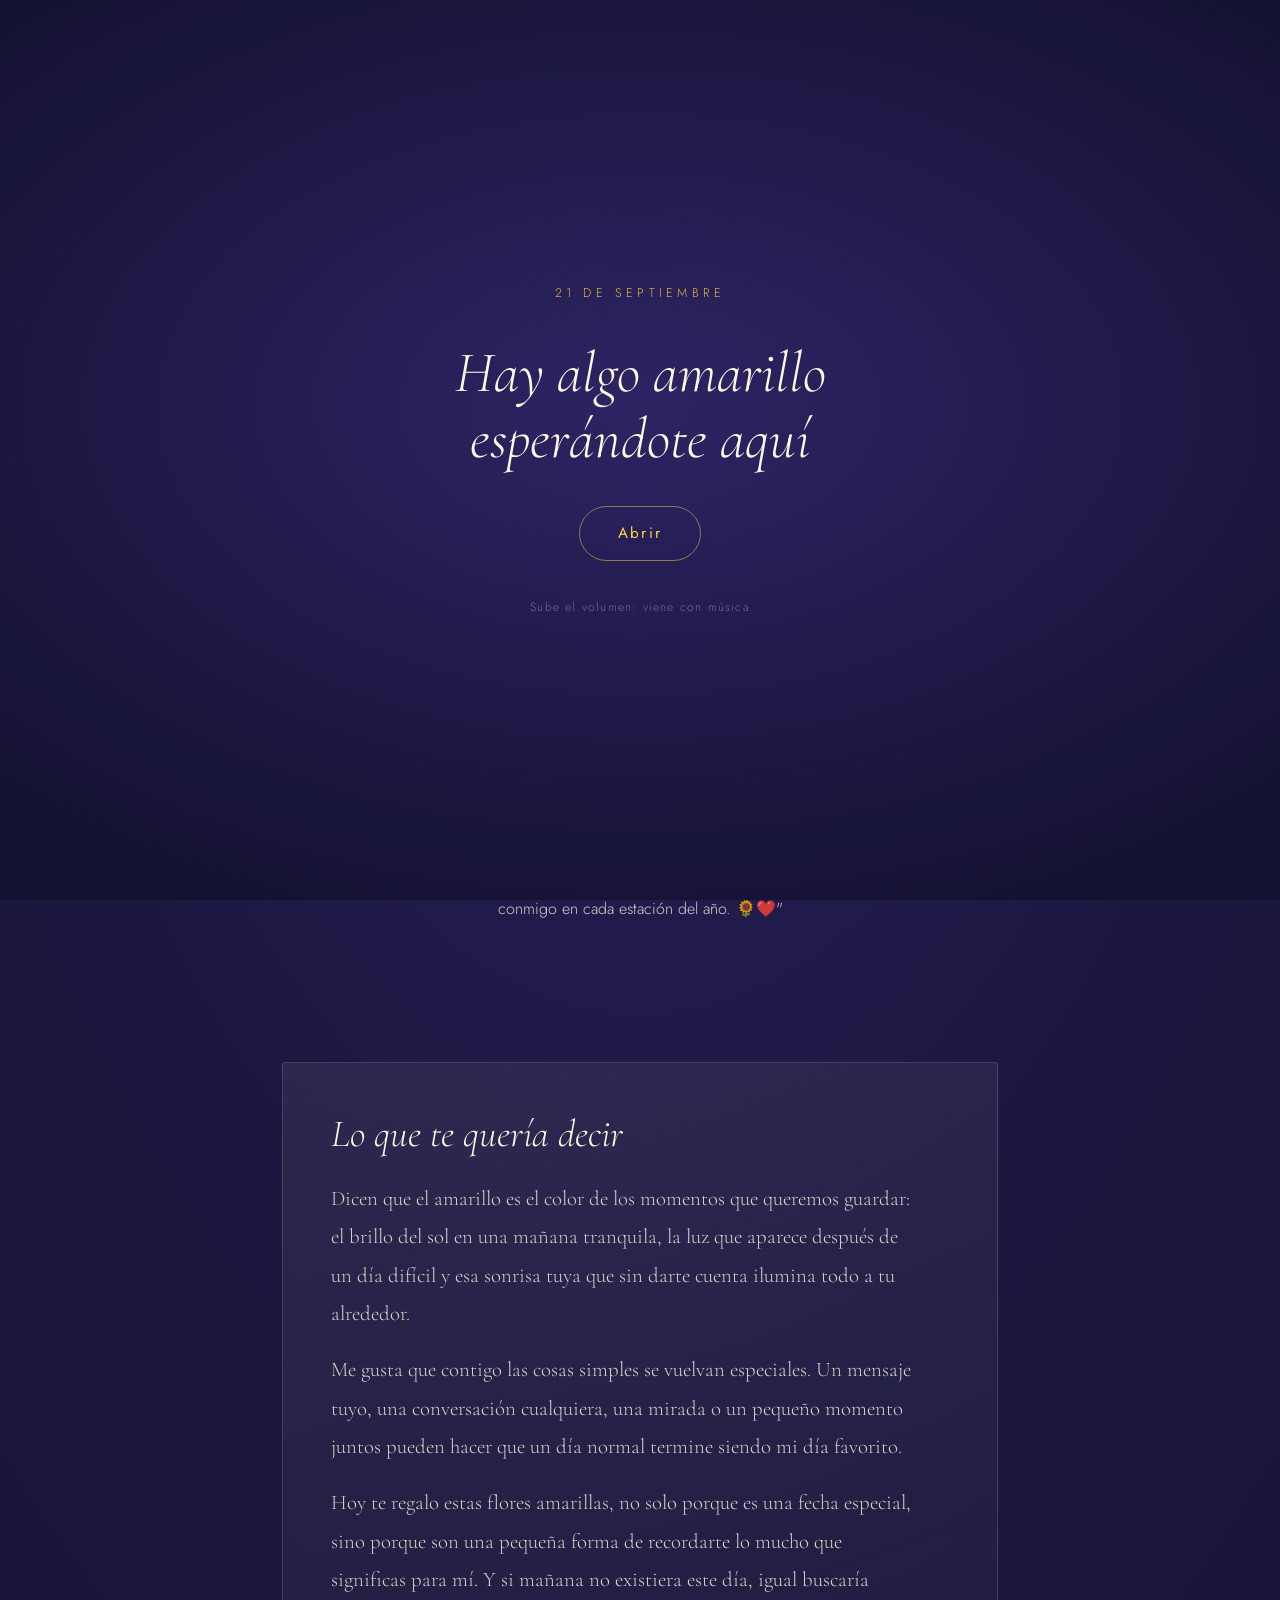
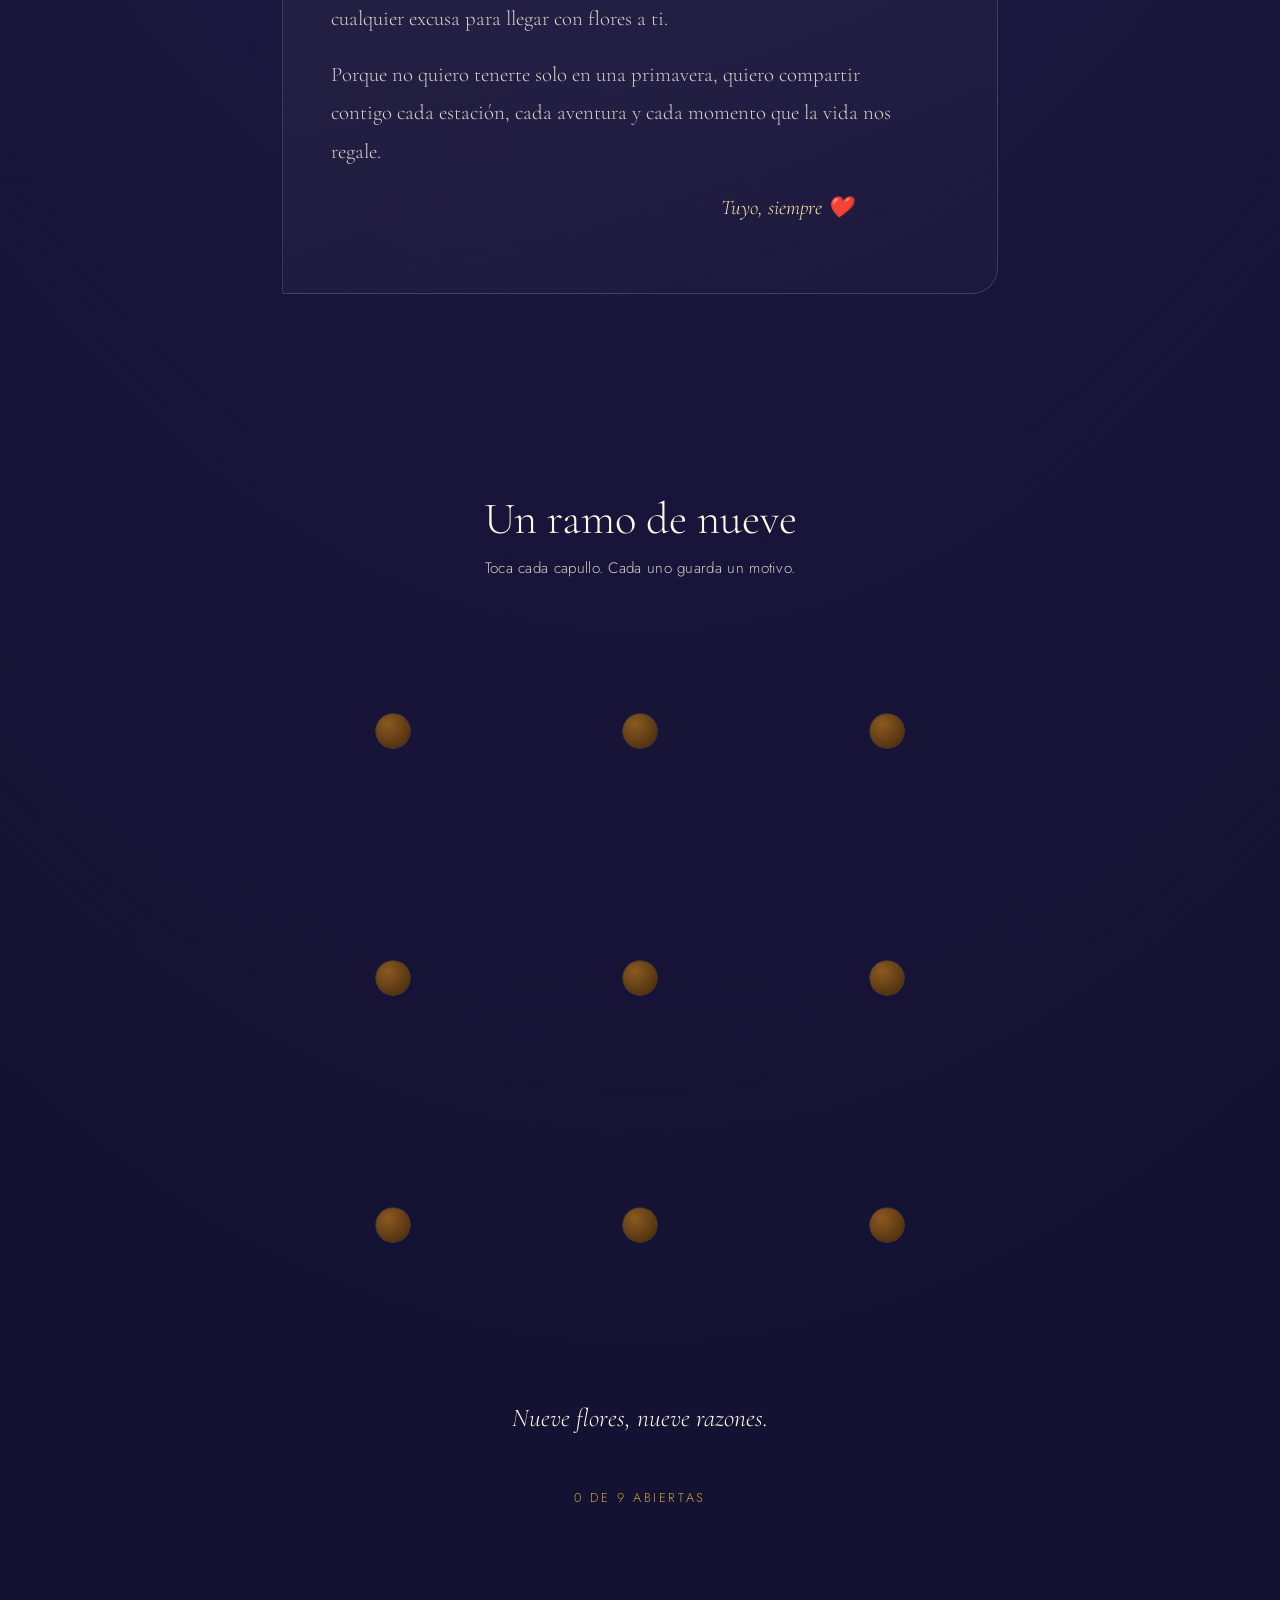
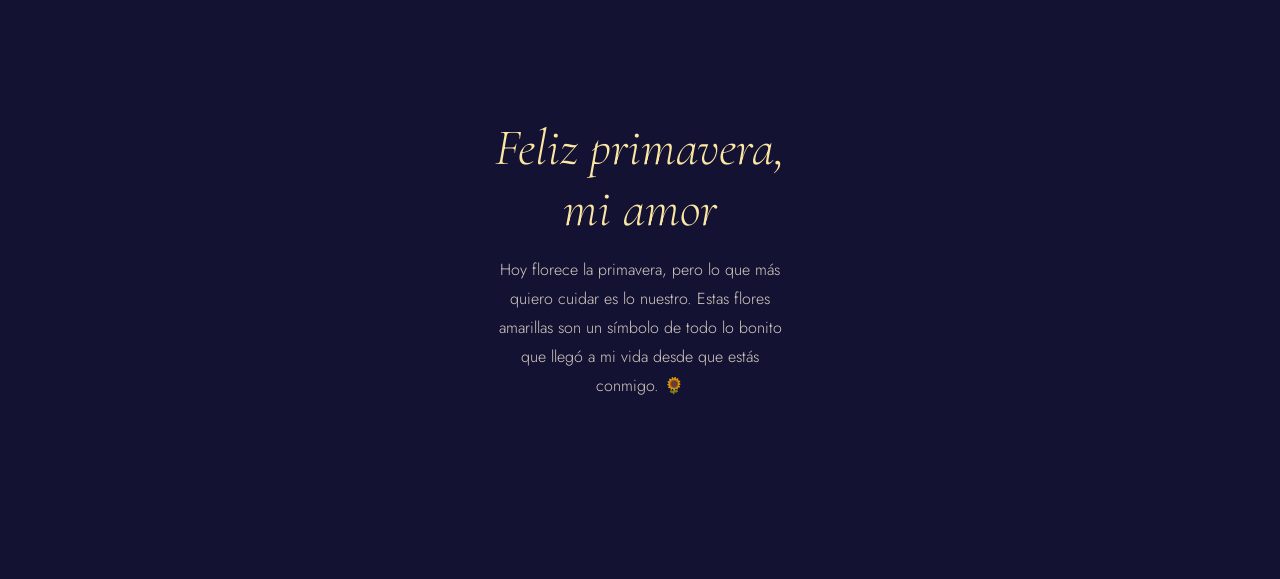
<file: amarillas.html>
<!DOCTYPE html>
<html lang="es">
<head>
<meta charset="utf-8">
<meta name="viewport" content="width=device-width, initial-scale=1, viewport-fit=cover">
<title>21 de septiembre · Flores amarillas para ti</title>
<link rel="preconnect" href="https://fonts.googleapis.com">
<link rel="preconnect" href="https://fonts.gstatic.com" crossorigin>
<link href="https://fonts.googleapis.com/css2?family=Cormorant+Garamond:ital,wght@0,300;0,500;1,300;1,500&family=Jost:wght@300;400;500&display=swap" rel="stylesheet">
<style>
  :root{
    --noche:#141232;
    --noche-2:#1f1a4a;
    --violeta:#2d2464;
    --flor:#FFD23F;
    --flor-suave:#FBE6A2;
    --tallo:#5C8A63;
    --crema:#FFF6E3;
    --texto:rgba(255,246,227,.82);
    --serif:"Cormorant Garamond",Georgia,"Times New Roman",serif;
    --sans:"Jost","Avenir Next",Helvetica,Arial,sans-serif;
    box-sizing:border-box;
    padding-top:env(safe-area-inset-top,0px);
    padding-bottom:env(safe-area-inset-bottom,0px);
  }
  *,*::before,*::after{box-sizing:inherit}
  html{scroll-behavior:smooth;scroll-padding-top:env(safe-area-inset-top,0px)}
  body{
    margin:0;
    min-height:100%;
    background:
      radial-gradient(120% 80% at 50% 0%, #2d2464 0%, #1c1740 45%, #141232 100%),
      var(--noche);
    color:var(--texto);
    font-family:var(--sans);
    font-weight:300;
    overflow-x:hidden;
  }
  canvas#petalos{position:fixed;inset:0;width:100%;height:100%;pointer-events:none;z-index:1}
  .estrellas{position:fixed;inset:0;pointer-events:none;z-index:0;opacity:.6}
  .estrella{position:absolute;width:2px;height:2px;border-radius:50%;background:var(--crema);animation:titilar 4s ease-in-out infinite}
  @keyframes titilar{0%,100%{opacity:.15}50%{opacity:.9}}

  /* ---------- sobre de entrada ---------- */
  #sobre{
    position:fixed;inset:0;z-index:50;
    display:flex;flex-direction:column;align-items:center;justify-content:center;
    gap:1.6rem;text-align:center;padding:2rem;
    background:radial-gradient(70% 60% at 50% 45%, #2d2464 0%, #141232 100%);
    transition:opacity .9s ease, visibility .9s;
  }
  #sobre.fuera{opacity:0;visibility:hidden}
  .sobre-fecha{font-size:.78rem;letter-spacing:.34em;color:var(--flor);opacity:.85}
  .sobre-titulo{
    font-family:var(--serif);font-weight:300;font-style:italic;
    font-size:clamp(2.1rem,7vw,3.6rem);line-height:1.15;color:var(--crema);margin:0;
  }
  .abrir{
    margin-top:.5rem;border:1px solid rgba(255,210,63,.5);background:transparent;
    color:var(--flor);font-family:var(--sans);font-size:.95rem;letter-spacing:.14em;
    padding:.95rem 2.4rem;border-radius:999px;cursor:pointer;
    transition:background .35s ease,color .35s ease,transform .35s ease;
  }
  .abrir:hover,.abrir:focus-visible{background:var(--flor);color:#221b04;transform:translateY(-2px)}
  .nota-audio{font-size:.75rem;letter-spacing:.1em;opacity:.45}

  /* ---------- estructura ---------- */
  main{position:relative;z-index:2;max-width:760px;margin:0 auto;padding:0 1.4rem 5rem}
  section{padding:clamp(4rem,11vh,7rem) 0}
  .hero{min-height:100svh;padding:clamp(3rem,7vh,4.5rem) 0 2.5rem;display:flex;flex-direction:column;align-items:center;justify-content:center;text-align:center;gap:1.1rem}
  .hero h1{
    font-family:var(--serif);font-weight:300;color:var(--crema);margin:0;
    font-size:clamp(2.4rem,9vw,4.6rem);line-height:1.08;letter-spacing:-.01em;
  }
  .hero h1 em{font-style:italic;color:var(--flor-suave)}
  .hero p{max-width:34ch;margin:0 auto;font-size:1rem;line-height:1.75}
  .fecha-linea{display:flex;align-items:center;gap:.9rem;color:var(--flor);font-size:.76rem;letter-spacing:.3em}
  .fecha-linea::before,.fecha-linea::after{content:"";height:1px;width:34px;background:rgba(255,210,63,.45)}

  /* ---------- girasol del hero ---------- */
  .planta{
    display:flex;flex-direction:column;align-items:center;
    transform-origin:50% 100%;
    animation:brisa 8s ease-in-out infinite;
  }
  @keyframes brisa{
    0%,100%{transform:rotate(-1.8deg)}
    50%{transform:rotate(2.2deg)}
  }
  .tallo{
    width:min(44vw,200px);height:auto;margin-top:-8%;
    position:relative;z-index:1;
    filter:drop-shadow(0 10px 22px rgba(0,0,0,.35));
  }
  .hoja{transform-box:fill-box;transform-origin:100% 50%;animation:hojaIzq 6.5s ease-in-out infinite}
  .hoja-der{transform-origin:0% 50%;animation:hojaDer 7.4s ease-in-out infinite}
  @keyframes hojaIzq{0%,100%{transform:rotate(-3deg) scaleY(1)}50%{transform:rotate(4deg) scaleY(.92)}}
  @keyframes hojaDer{0%,100%{transform:rotate(3deg) scaleY(.94)}50%{transform:rotate(-4deg) scaleY(1)}}
  .girasol{
    width:min(48vw,215px);height:min(48vw,215px);position:relative;z-index:2;
    filter:drop-shadow(0 18px 40px rgba(255,210,63,.18));
    transform-origin:50% 92%;
    animation:cabeceo 6s ease-in-out 2s infinite;
  }
  @keyframes cabeceo{
    0%,100%{transform:rotate(1.6deg)}
    50%{transform:rotate(-2deg)}
  }
  .girasol .petalo{
    position:absolute;top:50%;left:50%;width:19%;height:47%;
    margin:-47% 0 0 -9.5%;transform-origin:50% 100%;
    background:linear-gradient(180deg,#FFE27A 0%,var(--flor) 55%,#E0A21C 100%);
    border-radius:60% 60% 42% 42%/72% 72% 28% 28%;
    animation:abrirPetalo 1.3s cubic-bezier(.2,.9,.25,1) both;
  }
  .girasol .centro{
    position:absolute;top:50%;left:50%;width:34%;height:34%;margin:-17% 0 0 -17%;
    border-radius:50%;background:radial-gradient(circle at 35% 30%,#7a4f1c,#3f2408 70%);
    box-shadow:inset 0 0 0 5px rgba(255,210,63,.35);
    animation:latir 4.5s ease-in-out infinite;
  }
  @keyframes abrirPetalo{from{transform:rotate(var(--g)) scaleY(.05);opacity:0}to{transform:rotate(var(--g)) scaleY(1);opacity:1}}
  @keyframes latir{0%,100%{transform:scale(1)}50%{transform:scale(1.05)}}

  /* ---------- carta ---------- */
  .carta{
    background:linear-gradient(160deg,rgba(255,246,227,.07),rgba(255,246,227,.02));
    border:1px solid rgba(255,246,227,.14);
    border-radius:2px 2px 26px 2px;
    padding:clamp(1.8rem,5vw,3rem);
  }
  .carta h2{font-family:var(--serif);font-style:italic;font-weight:300;font-size:clamp(1.7rem,5vw,2.4rem);color:var(--crema);margin:0 0 1.4rem}
  .carta p{font-family:var(--serif);font-size:clamp(1.12rem,3.4vw,1.3rem);line-height:1.85;margin:0 0 1.1rem;max-width:58ch}
  .firma{font-family:var(--serif);font-style:italic;color:var(--flor-suave);text-align:right;font-size:1.25rem;margin-top:2rem}

  /* ---------- ramo ---------- */
  .intro-ramo{text-align:center;margin-bottom:2.6rem}
  .intro-ramo h2{font-family:var(--serif);font-weight:300;font-size:clamp(1.9rem,6vw,2.8rem);color:var(--crema);margin:0 0 .7rem}
  .intro-ramo p{margin:0;font-size:.95rem;letter-spacing:.02em}
  .ramo{display:grid;grid-template-columns:repeat(3,1fr);gap:clamp(.9rem,3vw,1.6rem)}
  .capullo{
    position:relative;aspect-ratio:1;border:0;background:transparent;padding:0;cursor:pointer;
    display:flex;align-items:center;justify-content:center;border-radius:50%;
  }
  .capullo:focus-visible{outline:2px solid var(--flor);outline-offset:6px}
  .capullo .mini{width:78%;height:78%;position:relative;transition:transform .6s cubic-bezier(.34,1.4,.5,1)}
  .capullo .mini .p{
    position:absolute;top:50%;left:50%;width:22%;height:46%;margin:-46% 0 0 -11%;
    transform-origin:50% 100%;border-radius:60% 60% 40% 40%/70% 70% 30% 30%;
    background:linear-gradient(180deg,#FFE27A,#E9B02A);
    transform:rotate(var(--g)) scale(.06);opacity:.25;
    transition:transform .65s cubic-bezier(.3,1.3,.4,1),opacity .5s ease;
  }
  .capullo .mini .c{
    position:absolute;top:50%;left:50%;width:36%;height:36%;margin:-18% 0 0 -18%;border-radius:50%;
    background:radial-gradient(circle at 35% 30%,#8a5a20,#42260a);
    box-shadow:0 0 0 1px rgba(255,210,63,.3);transition:transform .5s ease;transform:scale(.55)
  }
  .capullo.abierta .mini .p{transform:rotate(var(--g)) scale(1);opacity:1}
  .capullo.abierta .mini .c{transform:scale(1)}
  .capullo.abierta{filter:drop-shadow(0 8px 24px rgba(255,210,63,.25))}
  .motivo{
    margin-top:2.4rem;min-height:5.5rem;text-align:center;
    font-family:var(--serif);font-size:clamp(1.25rem,4vw,1.6rem);font-style:italic;line-height:1.6;
    color:var(--crema);display:flex;align-items:center;justify-content:center;padding:0 .5rem;
    transition:opacity .4s ease;
  }
  .contador-flores{margin-top:1.2rem;text-align:center;font-size:.8rem;letter-spacing:.2em;color:var(--flor);opacity:.75}

  /* ---------- cierre ---------- */
  .cierre{text-align:center}
  .cierre h2{font-family:var(--serif);font-weight:300;font-style:italic;font-size:clamp(2rem,7vw,3.2rem);color:var(--flor-suave);margin:0 0 1rem;line-height:1.2}
  .cierre p{max-width:32ch;margin:0 auto;line-height:1.8}

  /* ---------- música ---------- */
  #musica{
    position:fixed;right:1rem;z-index:40;
    bottom:calc(1rem + env(safe-area-inset-bottom,0px));
    width:52px;height:52px;border-radius:50%;cursor:pointer;
    border:1px solid rgba(255,210,63,.4);background:rgba(20,18,50,.78);
    color:var(--flor);font-size:1.1rem;backdrop-filter:blur(8px);
    display:flex;align-items:center;justify-content:center;transition:transform .3s ease,opacity .3s ease;
  }
  #musica:hover{transform:scale(1.08)}
  #musica.mudo{opacity:.45}
  .onda{display:inline-block;width:3px;height:14px;margin:0 1.5px;background:var(--flor);border-radius:2px;animation:onda 1.1s ease-in-out infinite}
  .onda:nth-child(2){animation-delay:.18s}.onda:nth-child(3){animation-delay:.36s}
  #musica.mudo .onda{animation-play-state:paused;height:4px}
  @keyframes onda{0%,100%{height:5px}50%{height:17px}}

  .aparece{opacity:0;transform:translateY(18px);transition:opacity .9s ease,transform .9s ease}
  .aparece.visible{opacity:1;transform:none}

  @media (prefers-reduced-motion:reduce){
    *{animation-duration:.01ms!important;animation-iteration-count:1!important;transition-duration:.15s!important}
    html{scroll-behavior:auto}
  }
  @media (max-width:420px){
    .ramo{gap:.7rem}
  }
</style>
</head>
<body>

<audio id="cancion" src="slowli.mp3" loop preload="auto"></audio>

<div class="estrellas" id="estrellas" aria-hidden="true"></div>
<canvas id="petalos" aria-hidden="true"></canvas>

<div id="sobre">
  <p class="sobre-fecha">21 DE SEPTIEMBRE</p>
  <h1 class="sobre-titulo">Hay algo amarillo<br>esperándote aquí</h1>
  <button class="abrir" id="abrir">Abrir</button>
  <p class="nota-audio">Sube el volumen: viene con música</p>
</div>

<main>

  <section class="hero">
    <div class="planta" aria-hidden="true">
      <div class="girasol" id="girasol"></div>
      <svg class="tallo" viewBox="0 0 150 160" fill="none">
        <defs>
          <linearGradient id="gTallo" x1="75" y1="0" x2="75" y2="160" gradientUnits="userSpaceOnUse">
            <stop offset="0" stop-color="#7BA870"/>
            <stop offset="1" stop-color="#3C6342"/>
          </linearGradient>
          <linearGradient id="gHoja" x1="0" y1="0" x2="1" y2="1">
            <stop offset="0" stop-color="#84B376"/>
            <stop offset="1" stop-color="#3F6B47"/>
          </linearGradient>
        </defs>
        <path d="M75 2 C 70 40, 81 78, 74 112 C 71 132, 76 148, 75 158"
              stroke="url(#gTallo)" stroke-width="9" stroke-linecap="round"/>
        <g class="hoja">
          <path d="M76 64 C 46 34, 14 44, 10 66 C 18 90, 54 88, 76 64 Z" fill="url(#gHoja)"/>
          <path d="M74 65 C 52 64, 28 66, 13 67" stroke="#2E5236" stroke-width="1.8" stroke-linecap="round" opacity=".55"/>
        </g>
        <g class="hoja hoja-der">
          <path d="M77 108 C 107 80, 138 92, 141 113 C 134 136, 99 132, 77 108 Z" fill="url(#gHoja)"/>
          <path d="M79 109 C 101 108, 124 110, 138 112" stroke="#2E5236" stroke-width="1.8" stroke-linecap="round" opacity=".55"/>
        </g>
      </svg>
    </div>
    <div class="fecha-linea">PRIMAVERA</div>
    <h1>Feliz día de las<br><em>flores amarillas MI AZU❤️ MI MOLOSA❤️</em></h1>
    <p>"Dicen que las flores amarillas se regalan a la persona que uno quiere tener cerca durante toda la primavera… pero yo solo necesitaba una razón para recordarte que quiero tenerte conmigo en cada estación del año. 🌻❤️"</p>
  </section>

  <section class="aparece">
    <article class="carta">
      <h2>Lo que te quería decir</h2>
      <p>Dicen que el amarillo es el color de los momentos que queremos guardar: el brillo del sol en una mañana tranquila, la luz que aparece después de un día difícil y esa sonrisa tuya que sin darte cuenta ilumina todo a tu alrededor.</p>
      <p>Me gusta que contigo las cosas simples se vuelvan especiales. Un mensaje tuyo, una conversación cualquiera, una mirada o un pequeño momento juntos pueden hacer que un día normal termine siendo mi día favorito.</p>
      <p>Hoy te regalo estas flores amarillas, no solo porque es una fecha especial, sino porque son una pequeña forma de recordarte lo mucho que significas para mí. Y si mañana no existiera este día, igual buscaría cualquier excusa para llegar con flores a ti.</p>
      <P>Porque no quiero tenerte solo en una primavera, quiero compartir contigo cada estación, cada aventura y cada momento que la vida nos regale.</P>
      <p class="firma">Tuyo, siempre ❤️</p>
    </article>
  </section>

  <section class="aparece">
    <div class="intro-ramo">
      <h2>Un ramo de nueve</h2>
      <p>Toca cada capullo. Cada uno guarda un motivo.</p>
    </div>
    <div class="ramo" id="ramo"></div>
    <p class="motivo" id="motivo">Nueve flores, nueve razones.</p>
    <p class="contador-flores" id="contador">0 DE 9 ABIERTAS</p>
  </section>

  <section class="cierre aparece">
    <h2>Feliz primavera,<br>mi amor</h2>
    <p>Hoy florece la primavera, pero lo que más quiero cuidar es lo nuestro. Estas flores amarillas son un símbolo de todo lo bonito que llegó a mi vida desde que estás conmigo. 🌻</p>
  </section>

</main>

<button id="musica" aria-label="Pausar o reanudar la música">
  <span class="onda"></span><span class="onda"></span><span class="onda"></span>
</button>

<script>
(function(){
  "use strict";
  const reduce = window.matchMedia("(prefers-reduced-motion: reduce)").matches;

  /* ---------- estrellas ---------- */
  const cieloEl = document.getElementById("estrellas");
  for(let i=0;i<70;i++){
    const s=document.createElement("span");
    s.className="estrella";
    s.style.left=Math.random()*100+"%";
    s.style.top=Math.random()*100+"%";
    s.style.animationDelay=(Math.random()*4).toFixed(2)+"s";
    s.style.opacity=(0.2+Math.random()*0.6).toFixed(2);
    cieloEl.appendChild(s);
  }

  /* ---------- girasol hero ---------- */
  const girasol=document.getElementById("girasol");
  const N=16;
  for(let i=0;i<N;i++){
    const p=document.createElement("div");
    p.className="petalo";
    p.style.setProperty("--g",(i*(360/N))+"deg");
    p.style.animationDelay=(0.6+i*0.045).toFixed(2)+"s";
    girasol.appendChild(p);
  }
  const centro=document.createElement("div");
  centro.className="centro";
  girasol.appendChild(centro);

  /* ---------- ramo interactivo ---------- */
  const motivos=[
    "Porque contigo hasta el silencio es cómodo.",
    "Por cómo te emocionas contando cosas que ya me contaste.",
    "Porque me haces querer ser alguien mejor, sin pedírmelo.",
    "Por tus manos frías buscando las mías.",
    "Porque te ríes de mis chistes malos, y eso es amor.",
    "Por la paciencia que me tienes los días difíciles.",
    "Porque contigo el futuro dejó de darme miedo.",
    "Por cada plan improvisado que terminó siendo el mejor.",
    "Porque de todas las personas del mundo, quiero que seas tú."
  ];
  const ramo=document.getElementById("ramo");
  const textoMotivo=document.getElementById("motivo");
  const contador=document.getElementById("contador");
  let abiertas=0;

  motivos.forEach((motivo,idx)=>{
    const b=document.createElement("button");
    b.className="capullo";
    b.setAttribute("aria-label","Abrir flor "+(idx+1));
    const mini=document.createElement("span");
    mini.className="mini";
    for(let i=0;i<12;i++){
      const p=document.createElement("span");
      p.className="p";
      p.style.setProperty("--g",(i*30)+"deg");
      p.style.transitionDelay=(i*0.028).toFixed(3)+"s";
      mini.appendChild(p);
    }
    const c=document.createElement("span");
    c.className="c";
    mini.appendChild(c);
    b.appendChild(mini);

    b.addEventListener("click",()=>{
      if(!b.classList.contains("abierta")){
        b.classList.add("abierta");
        abiertas++;
        contador.textContent=abiertas+" DE 9 ABIERTAS";
        soltarPetalos(b);
        campanita();
        if(abiertas===9){
          setTimeout(()=>{textoMotivo.textContent="Ya está: el ramo completo es tuyo.";},1400);
        }
      }
      textoMotivo.style.opacity="0";
      setTimeout(()=>{textoMotivo.textContent=motivo;textoMotivo.style.opacity="1";},220);
    });
    ramo.appendChild(b);
  });

  /* ---------- pétalos que caen ---------- */
  const cv=document.getElementById("petalos");
  const ctx=cv.getContext("2d");
  let W=0,H=0,petalos=[];
  function medir(){W=cv.width=window.innerWidth*devicePixelRatio;H=cv.height=window.innerHeight*devicePixelRatio;ctx.setTransform(devicePixelRatio,0,0,devicePixelRatio,0,0);}
  medir();
  window.addEventListener("resize",medir);

  const colores=["#FFD23F","#FFE27A","#F3B72B","#FBE6A2"];
  function nuevoPetalo(x,y,fuerte){
    return{
      x:x!==undefined?x:Math.random()*window.innerWidth,
      y:y!==undefined?y:-20-Math.random()*window.innerHeight*0.4,
      vy:fuerte?(1+Math.random()*2):(0.5+Math.random()*1.1),
      vx:(Math.random()-0.5)*(fuerte?2.5:0.7),
      r:5+Math.random()*7,
      a:Math.random()*Math.PI*2,
      va:(Math.random()-0.5)*0.06,
      color:colores[(Math.random()*colores.length)|0],
      op:0.45+Math.random()*0.45,
      vida:fuerte?150:Infinity
    };
  }
  const total=window.innerWidth<600?24:40;
  for(let i=0;i<total;i++)petalos.push(nuevoPetalo());

  function soltarPetalos(el){
    const r=el.getBoundingClientRect();
    for(let i=0;i<14;i++){
      const p=nuevoPetalo(r.left+r.width/2,r.top+r.height/2,true);
      p.vy=-1-Math.random()*1.5;
      petalos.push(p);
    }
  }

  function dibujar(){
    ctx.clearRect(0,0,window.innerWidth,window.innerHeight);
    for(let i=petalos.length-1;i>=0;i--){
      const p=petalos[i];
      p.x+=p.vx+Math.sin(p.y*0.012)*0.4;
      p.y+=p.vy;
      p.a+=p.va;
      if(p.vida!==Infinity){p.vida--;p.vy+=0.035;if(p.vida<=0){petalos.splice(i,1);continue;}}
      if(p.y>window.innerHeight+30){
        if(p.vida===Infinity){p.y=-25;p.x=Math.random()*window.innerWidth;}
        else{petalos.splice(i,1);continue;}
      }
      ctx.save();
      ctx.translate(p.x,p.y);
      ctx.rotate(p.a);
      ctx.globalAlpha=p.op;
      ctx.fillStyle=p.color;
      ctx.beginPath();
      ctx.ellipse(0,0,p.r*0.52,p.r,0,0,Math.PI*2);
      ctx.fill();
      ctx.restore();
    }
    requestAnimationFrame(dibujar);
  }
  if(!reduce) dibujar();

  /* ---------- aparición al hacer scroll ---------- */
  const obs=new IntersectionObserver(es=>{
    es.forEach(e=>{if(e.isIntersecting){e.target.classList.add("visible");obs.unobserve(e.target);}});
  },{threshold:0.15});
  document.querySelectorAll(".aparece").forEach(el=>obs.observe(el));

  /* ---------- música (tu propia canción) ---------- */
  const cancion=document.getElementById("cancion");
  cancion.volume=0.5;
  let sonando=false;

  function encender(){
    cancion.play().catch(()=>{});
    sonando=true;
    btnMusica.classList.remove("mudo");
  }
  function apagar(){
    cancion.pause();
    sonando=false;
    btnMusica.classList.add("mudo");
  }
  function campanita(){
    // pequeño efecto: sube el volumen un instante al abrir cada flor
    if(!sonando) return;
    const base=0.5;
    cancion.volume=Math.min(1,base+0.15);
    setTimeout(()=>{cancion.volume=base;},350);
  }

  const btnMusica=document.getElementById("musica");
  btnMusica.classList.add("mudo");
  btnMusica.addEventListener("click",()=>{sonando?apagar():encender();});

  /* ---------- abrir el sobre ---------- */
  const sobre=document.getElementById("sobre");
  document.getElementById("abrir").addEventListener("click",()=>{
    encender();
    sobre.classList.add("fuera");
    setTimeout(()=>{sobre.style.display="none";},950);
  });
})();
</script>
</body>
</html>
</file>
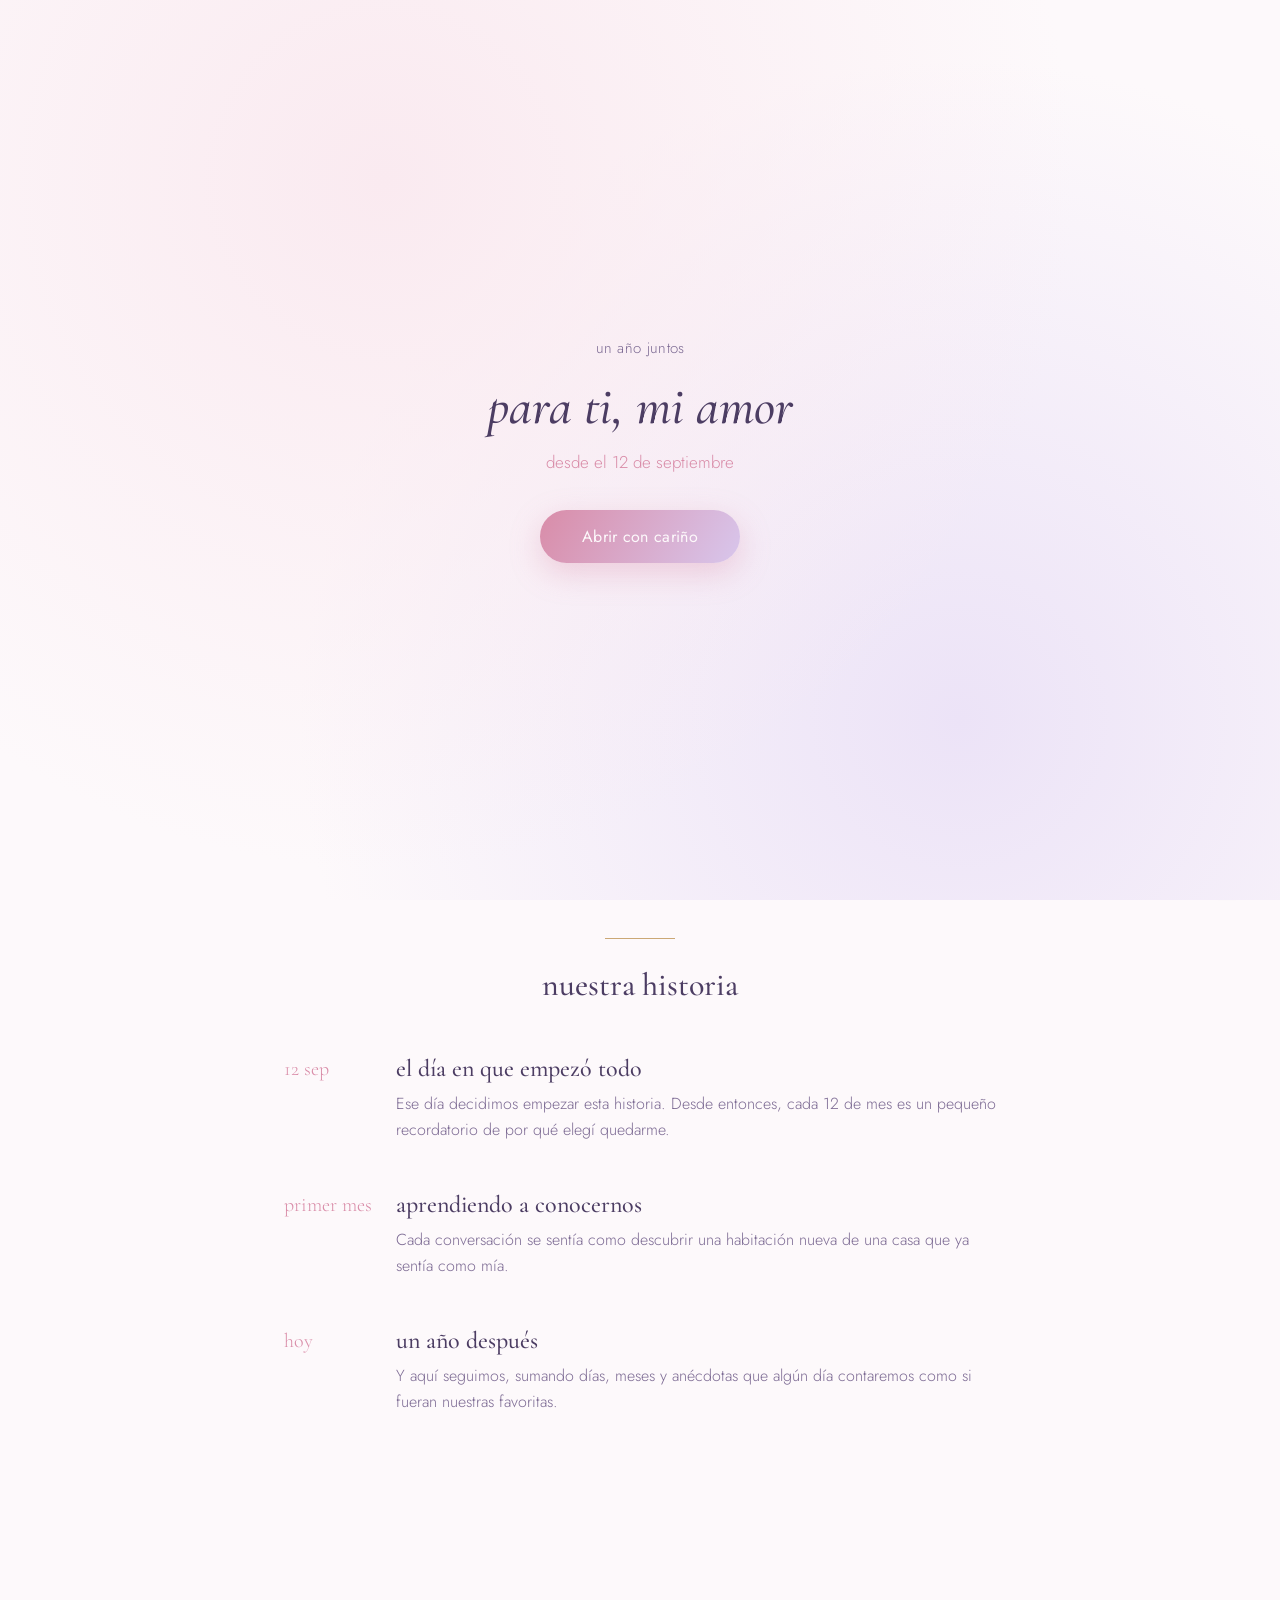
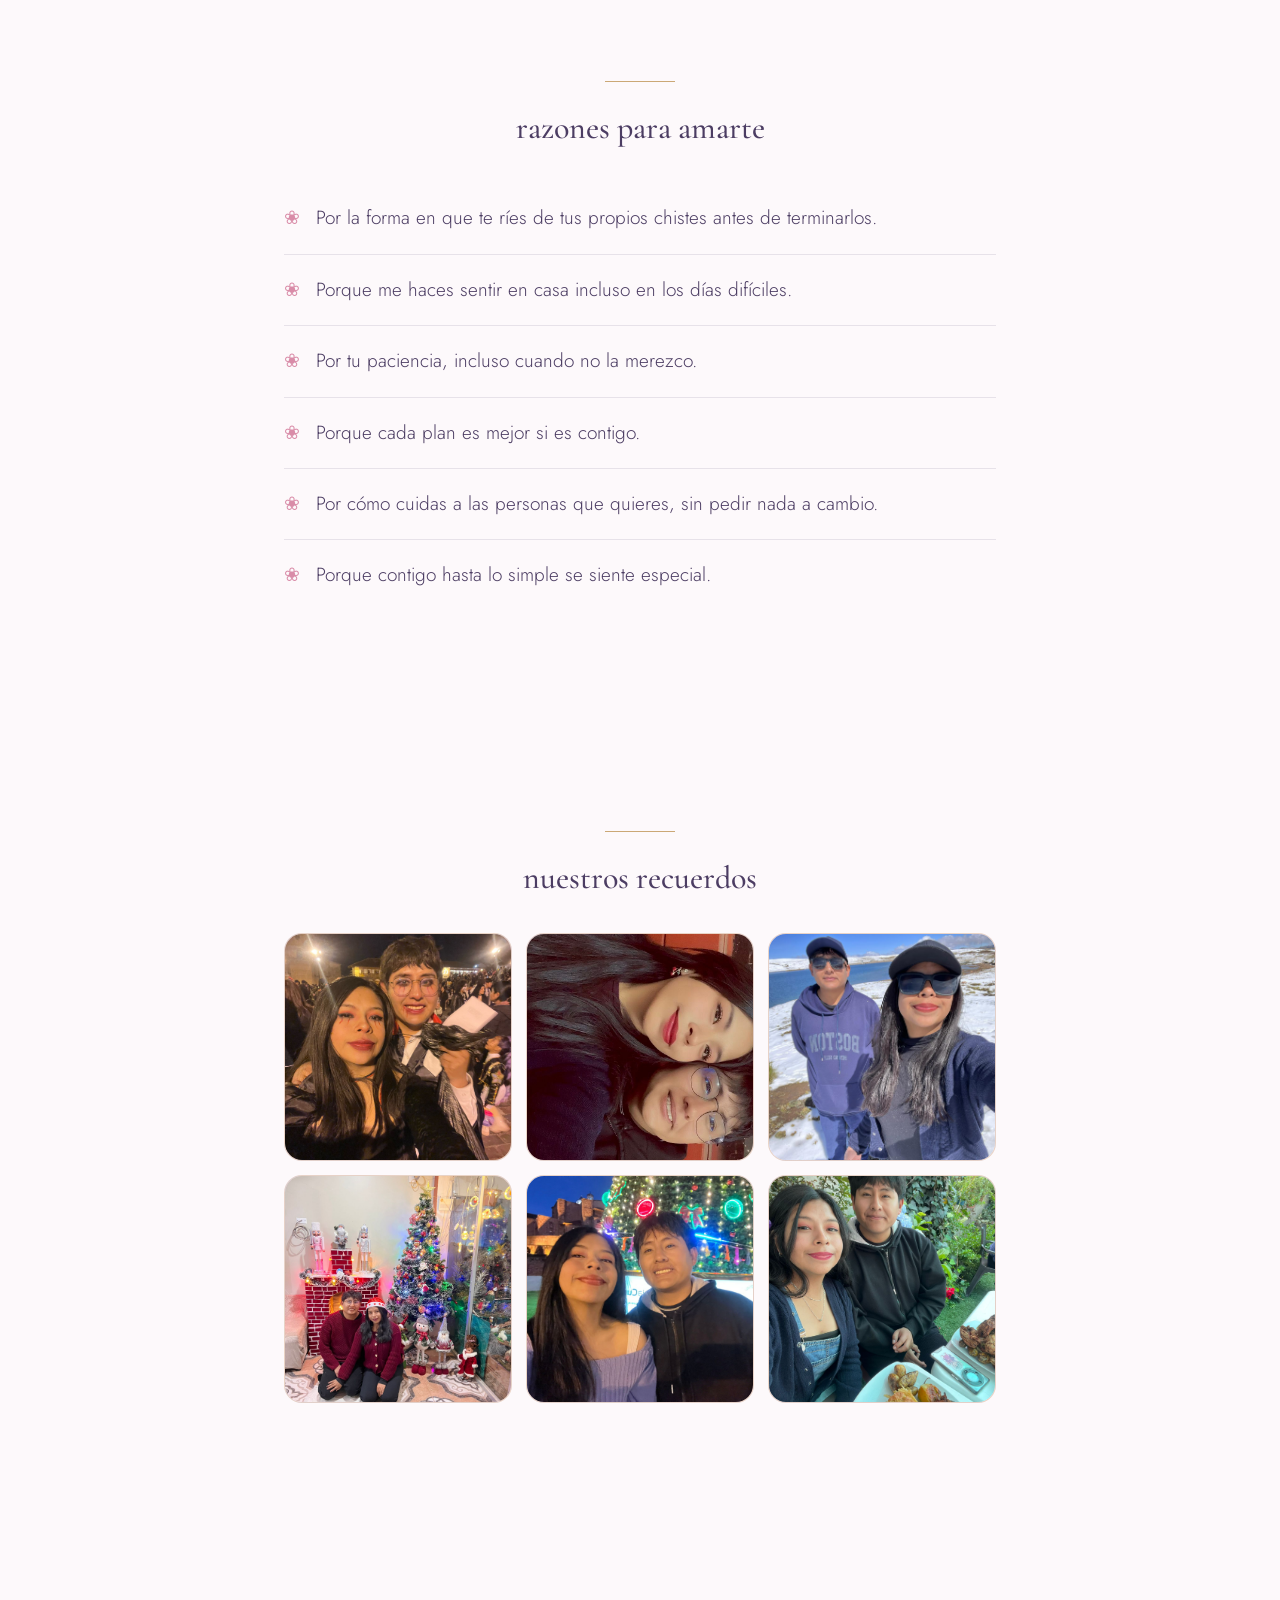
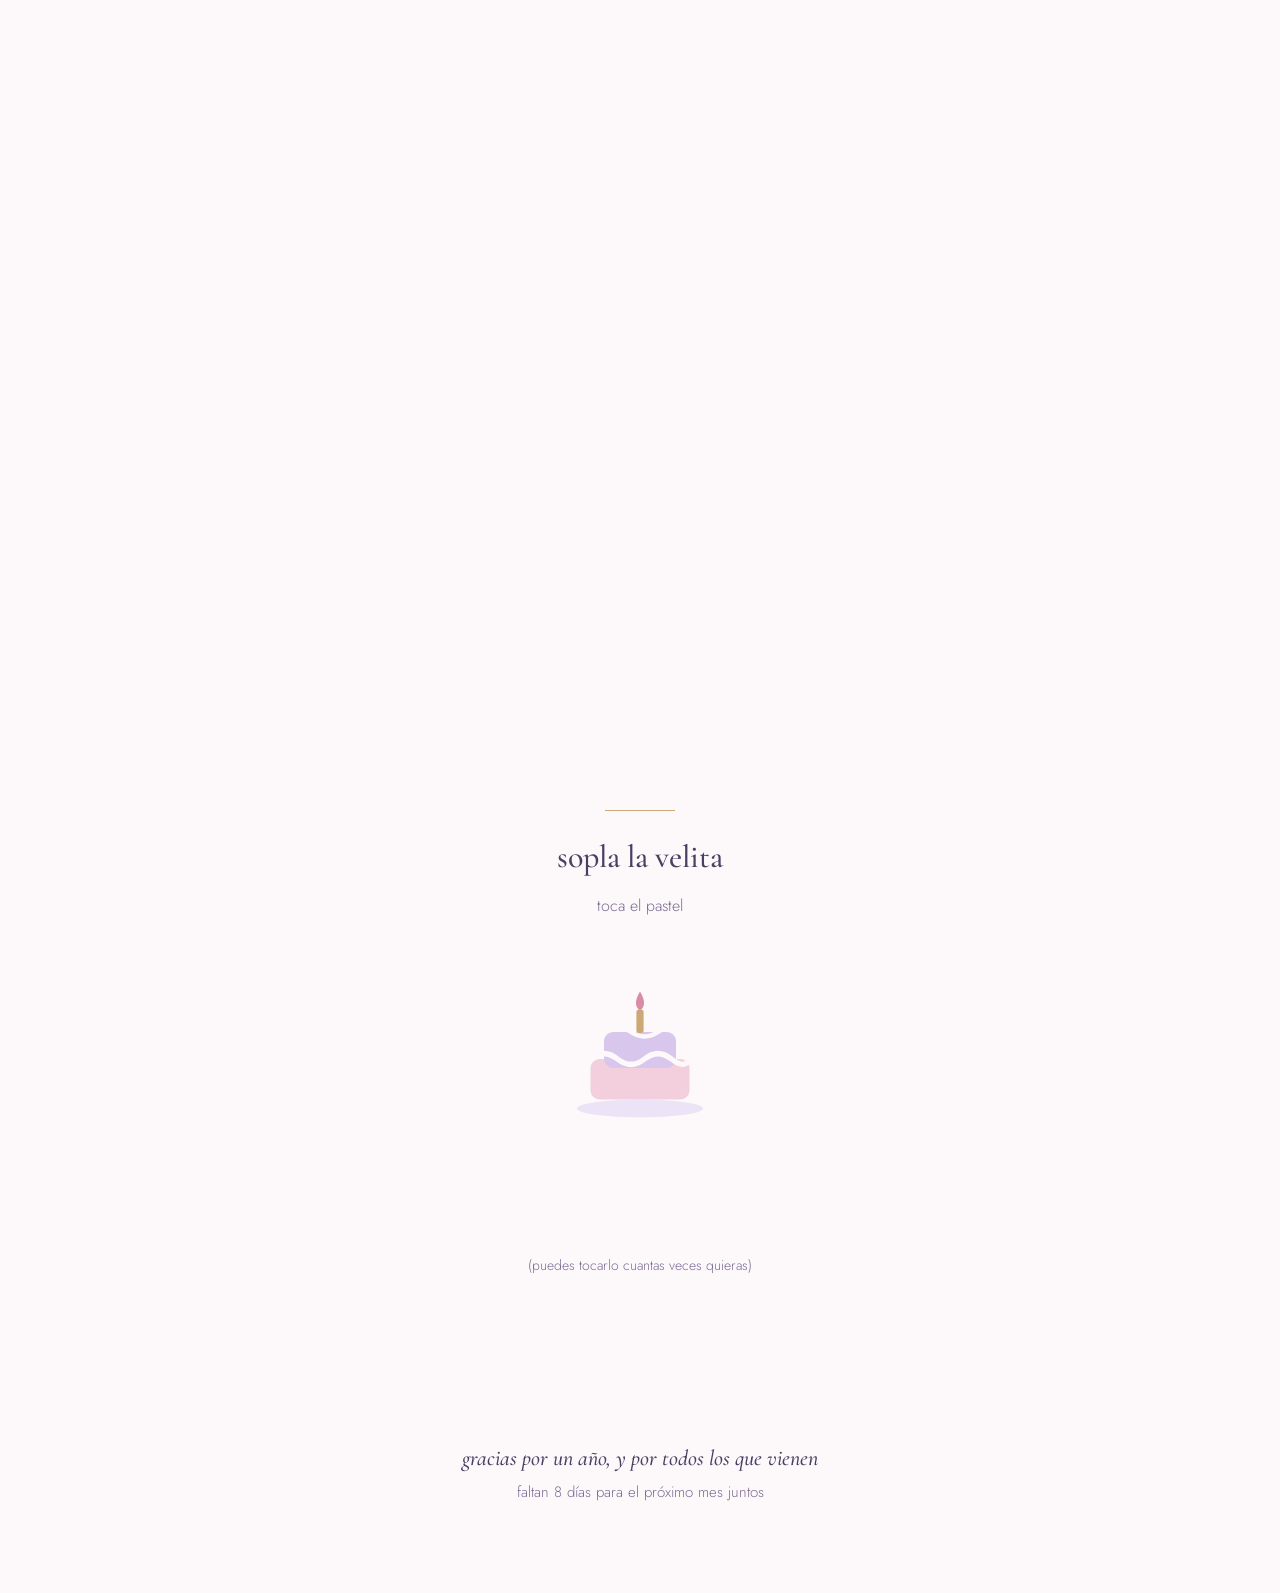
<file: aniv12.html>
<!DOCTYPE html>
<html lang="es">
<head>
<meta charset="UTF-8">
<meta name="viewport" content="width=device-width, initial-scale=1.0">
<title>Para ti, mi amor</title>

<!--
  ============================================================
  PERSONALIZA AQUÍ (busca el objeto CONFIG más abajo, dentro
  de la etiqueta <script>, casi al final del archivo):
    - nombres de ambos
    - fecha en que empezaron a salir
    - la carta de amor
    - los momentos de "nuestra historia"
    - las razones por las que la amas
    - las fotos (reemplaza los recuadros de la galería por
      <img src="foto1.jpg"> etc., o cambia el "background-image"
      en el CSS de la clase .foto)
    - la canción: coloca un archivo llamado "cancion.mp3" en la
      misma carpeta que este archivo para que suene de fondo.
      Si no hay canción, el botón de música simplemente no hará
      nada, sin romper la página.
  ============================================================
-->

<link rel="preconnect" href="https://fonts.googleapis.com">
<link rel="preconnect" href="https://fonts.gstatic.com" crossorigin>
<link href="https://fonts.googleapis.com/css2?family=Cormorant+Garamond:ital,wght@0,400;0,500;0,600;1,500&family=Jost:wght@300;400;500&display=swap" rel="stylesheet">

<style>
  :root{
    --lavanda: #d8c6ec;
    --lavanda-suave: #ece3f7;
    --rosa: #f3cfdd;
    --rosa-suave: #faeaf0;
    --crema: #fdf9fb;
    --ciruela: #4c3d63;
    --ciruela-suave: #7c6a93;
    --dorado: #cba876;
    --rosa-fuerte: #d98ca8;
  }

  *{ margin:0; padding:0; box-sizing:border-box; }

  html{ scroll-behavior: smooth; }

  body{
    font-family: 'Jost', sans-serif;
    font-weight: 300;
    color: var(--ciruela);
    background: var(--crema);
    overflow-x: hidden;
  }

  h1, h2, h3, .display{
    font-family: 'Cormorant Garamond', serif;
    font-weight: 500;
    color: var(--ciruela);
  }

  /* ---------- Fondo de pétalos flotantes ---------- */
  #petalos{
    position: fixed;
    inset: 0;
    pointer-events: none;
    z-index: 5;
    overflow: hidden;
  }
  .petalo{
    position: absolute;
    top: -5%;
    font-size: 18px;
    opacity: 0.55;
    animation: caer linear infinite;
    filter: saturate(0.9);
  }
  /* ---------- Destellos de fondo ---------- */
  #brillos{
    position: fixed;
    inset: 0;
    pointer-events: none;
    z-index: 4;
    overflow: hidden;
  }
  .brillo{
    position: absolute;
    color: var(--dorado);
    opacity: 0;
    animation: centellear ease-in-out infinite;
  }
  @keyframes centellear{
    0%, 100% { opacity: 0; transform: scale(0.6); }
    50%      { opacity: 0.85; transform: scale(1); }
  }

  /* ---------- Aparición suave al hacer scroll ---------- */
  .reveal{
    opacity: 0;
    transform: translateY(26px);
    transition: opacity 0.9s ease, transform 0.9s ease;
  }
  .reveal.visible{
    opacity: 1;
    transform: translateY(0);
  }

  @keyframes caer{
    0%   { transform: translateY(-10vh) translateX(0) rotate(0deg); }
    100% { transform: translateY(110vh) translateX(var(--drift, 40px)) rotate(360deg); }
  }

  /* ---------- Pantalla de bienvenida ---------- */
  #puerta{
    position: fixed;
    inset: 0;
    z-index: 100;
    display: flex;
    align-items: center;
    justify-content: center;
    background:
      radial-gradient(circle at 30% 20%, var(--rosa-suave), transparent 60%),
      radial-gradient(circle at 75% 80%, var(--lavanda-suave), transparent 55%),
      var(--crema);
    transition: opacity 1.1s ease, visibility 1.1s ease;
  }
  #puerta.oculto{
    opacity: 0;
    visibility: hidden;
  }
  .puerta-contenido{
    text-align: center;
    max-width: 480px;
    padding: 40px;
  }
  .puerta-contenido .eyebrow{
    font-size: 15px;
    letter-spacing: 0.02em;
    color: var(--ciruela-suave);
    margin-bottom: 18px;
  }
  .puerta-contenido h1{
    font-size: clamp(34px, 6vw, 52px);
    line-height: 1.15;
    margin-bottom: 14px;
    font-style: italic;
  }
  .puerta-contenido p.fecha{
    color: var(--rosa-fuerte);
    font-size: 17px;
    margin-bottom: 36px;
  }
  .boton-abrir{
    font-family: 'Jost', sans-serif;
    font-size: 16px;
    letter-spacing: 0.02em;
    color: var(--crema);
    background: linear-gradient(120deg, var(--rosa-fuerte), var(--lavanda));
    border: none;
    padding: 15px 42px;
    border-radius: 999px;
    cursor: pointer;
    box-shadow: 0 10px 30px rgba(217,140,168,0.35);
    transition: transform 0.35s ease, box-shadow 0.35s ease;
  }
  .boton-abrir:hover{
    transform: translateY(-3px);
    box-shadow: 0 14px 34px rgba(217,140,168,0.45);
  }
  .boton-abrir:focus-visible{
    outline: 3px solid var(--ciruela);
    outline-offset: 3px;
  }

  /* ---------- Estructura general ---------- */
  main{
    position: relative;
    z-index: 2;
  }
  section{
    padding: 110px 24px;
    max-width: 760px;
    margin: 0 auto;
  }
  .linea{
    width: 70px;
    height: 1px;
    background: var(--dorado);
    margin: 0 auto 26px auto;
  }
  .centro{ text-align: center; }

  /* ---------- Hero ---------- */
  #hero{
    min-height: 92vh;
    display: flex;
    flex-direction: column;
    align-items: center;
    justify-content: center;
    text-align: center;
    max-width: 900px;
  }
  #hero .eyebrow{
    color: var(--ciruela-suave);
    font-size: 15px;
    margin-bottom: 20px;
  }
  #hero h1{
    font-size: clamp(40px, 7vw, 74px);
    line-height: 1.1;
    font-style: italic;
    margin-bottom: 30px;
  }
  .contador{
    display: flex;
    gap: 46px;
    justify-content: center;
    flex-wrap: wrap;
    margin: 28px 0 20px 0;
  }
  .contador div{ text-align: center; }
  .contador .numero{
    font-family: 'Cormorant Garamond', serif;
    font-size: clamp(48px, 8vw, 72px);
    color: var(--rosa-fuerte);
    line-height: 1;
  }
  .contador .etiqueta{
    font-size: 14px;
    color: var(--ciruela-suave);
    margin-top: 6px;
  }
  .numero.pulso{
    animation: pulso-numero 0.4s ease;
  }
  @keyframes pulso-numero{
    0%   { transform: scale(1); }
    35%  { transform: scale(1.12); color: var(--dorado); }
    100% { transform: scale(1); }
  }
  .insignia-mes{
    margin-top: 34px;
    display: inline-flex;
    align-items: center;
    gap: 8px;
    padding: 10px 26px;
    border: 1px solid var(--dorado);
    border-radius: 999px;
    font-size: 15px;
    color: var(--ciruela);
    background: rgba(255,255,255,0.5);
  }
  .insignia-mes .corazon-late{
    display: inline-block;
    animation: latido 1.4s ease-in-out infinite;
  }
  @keyframes latido{
    0%, 100% { transform: scale(1); }
    25%      { transform: scale(1.25); }
    40%      { transform: scale(1); }
  }

  /* ---------- Historia ---------- */
  .momento{
    display: grid;
    grid-template-columns: 90px 1fr;
    gap: 22px;
    margin-bottom: 46px;
    text-align: left;
  }
  .momento .fecha-momento{
    font-family: 'Cormorant Garamond', serif;
    font-size: 20px;
    color: var(--rosa-fuerte);
    padding-top: 3px;
  }
  .momento h3{
    font-size: 24px;
    margin-bottom: 8px;
  }
  .momento p{
    color: var(--ciruela-suave);
    font-size: 16px;
    line-height: 1.65;
  }

  /* ---------- Razones ---------- */
  #razones ul{
    list-style: none;
  }
  #razones li{
    padding: 20px 0;
    border-bottom: 1px solid rgba(76,61,99,0.12);
    font-size: 19px;
    line-height: 1.6;
    text-align: left;
    display: flex;
    gap: 16px;
  }
  #razones li::before{
    content: "❀";
    color: var(--rosa-fuerte);
    flex-shrink: 0;
  }
  #razones li:last-child{ border-bottom: none; }

  /* ---------- Galería ---------- */
  .galeria{
    display: grid;
    grid-template-columns: repeat(3, 1fr);
    gap: 14px;
    margin-top: 10px;
  }
  .foto{
    position: relative;
    aspect-ratio: 1;
    border-radius: 18px;
    background: linear-gradient(145deg, var(--lavanda-suave), var(--rosa-suave));
    display: flex;
    align-items: center;
    justify-content: center;
    color: var(--ciruela-suave);
    font-size: 13px;
    text-align: center;
    padding: 10px;
    border: 1px solid rgba(203,168,118,0.35);
    overflow: hidden;
    transition: transform 0.4s ease;
  }
  .foto img{
    position: absolute;
    inset: 0;
    width: 100%;
    height: 100%;
    object-fit: cover;
  }
  .foto:hover{ transform: translateY(-4px); }
  .foto::after{
    content: "♥";
    position: absolute;
    color: var(--rosa-fuerte);
    font-size: 30px;
    opacity: 0;
    transform: scale(0.5);
    transition: opacity 0.35s ease, transform 0.35s ease;
  }
  .foto:hover::after{
    opacity: 0.9;
    transform: scale(1);
  }
  .foto:hover span{ opacity: 0; }
  @media (max-width: 560px){
    .galeria{ grid-template-columns: repeat(2, 1fr); }
  }

  /* ---------- Carta ---------- */
  #carta{
    background: linear-gradient(180deg, var(--lavanda-suave), transparent);
    border-radius: 26px;
    padding: 70px 46px;
  }
  #carta p{
    font-size: 18px;
    line-height: 1.9;
    text-align: left;
    margin-bottom: 20px;
    color: var(--ciruela);
  }
  #carta .firma{
    font-family: 'Cormorant Garamond', serif;
    font-style: italic;
    font-size: 26px;
    margin-top: 30px;
    color: var(--rosa-fuerte);
  }

  .sobre-boton{
    background: none;
    border: none;
    padding: 0;
    cursor: pointer;
    display: block;
    margin: 0 auto;
    width: 220px;
    transition: opacity 0.5s ease, transform 0.5s ease;
  }
  .sobre-boton:focus-visible{
    outline: 3px solid var(--ciruela);
    outline-offset: 6px;
    border-radius: 12px;
  }
  .sobre-boton:hover .sobre{ transform: translateY(-3px); }
  .sobre{
    position: relative;
    height: 140px;
    background: linear-gradient(160deg, var(--rosa), var(--lavanda-suave));
    border-radius: 10px;
    border: 1px solid rgba(203,168,118,0.45);
    transition: transform 0.35s ease;
  }
  .sobre::before{
    content: "";
    position: absolute;
    top: 0; left: 0; right: 0;
    height: 0;
    border-left: 110px solid transparent;
    border-right: 110px solid transparent;
    border-top: 70px solid var(--lavanda);
    opacity: 0.9;
  }
  .sobre-sello{
    position: absolute;
    top: 46px;
    left: 50%;
    transform: translateX(-50%);
    width: 40px;
    height: 40px;
    border-radius: 50%;
    background: var(--rosa-fuerte);
    color: var(--crema);
    display: flex;
    align-items: center;
    justify-content: center;
    font-size: 17px;
    box-shadow: 0 6px 14px rgba(217,140,168,0.4);
  }
  .sobre-texto{
    margin-top: 16px;
    font-size: 14px;
    color: var(--ciruela-suave);
  }
  .sobre-boton.abriendo{
    opacity: 0;
    transform: translateY(-16px) scale(0.94);
    pointer-events: none;
  }

  .carta-contenido{
    margin-top: 30px;
    opacity: 0;
    transform: translateY(20px) scale(0.98);
    transition: opacity 0.8s ease, transform 0.8s ease;
  }
  .carta-contenido.visible{
    opacity: 1;
    transform: translateY(0) scale(1);
  }

  /* ---------- Footer ---------- */
  footer{
    text-align: center;
    padding: 60px 24px 90px 24px;
    color: var(--ciruela-suave);
    font-size: 15px;
  }
  footer .display{
    font-size: 22px;
    font-style: italic;
    margin-bottom: 10px;
    color: var(--ciruela);
  }

  /* ---------- Botón de música ---------- */
  #musica-toggle{
    position: fixed;
    bottom: 26px;
    right: 26px;
    z-index: 50;
    width: 54px;
    height: 54px;
    border-radius: 50%;
    border: 1px solid rgba(203,168,118,0.5);
    background: rgba(255,255,255,0.75);
    backdrop-filter: blur(6px);
    cursor: pointer;
    display: flex;
    align-items: center;
    justify-content: center;
    font-size: 20px;
    box-shadow: 0 8px 22px rgba(76,61,99,0.15);
    transition: transform 0.3s ease;
  }
  #musica-toggle:hover{ transform: scale(1.07); }
  #musica-toggle:focus-visible{
    outline: 3px solid var(--ciruela);
    outline-offset: 3px;
  }

  /* ---------- Pastel interactivo ---------- */
  .pastel-boton{
    background: none;
    border: none;
    padding: 0;
    cursor: pointer;
    border-radius: 16px;
    display: inline-block;
    transition: transform 0.3s ease;
  }
  .pastel-boton:hover{ transform: translateY(-4px) scale(1.03); }
  .pastel-boton:focus-visible{
    outline: 3px solid var(--ciruela);
    outline-offset: 6px;
  }
  .llama{
    transform-origin: center bottom;
    animation: parpadeo 1.6s ease-in-out infinite;
  }
  @keyframes parpadeo{
    0%, 100% { transform: scaleY(1); }
    50%      { transform: scaleY(0.85) translateX(1px); }
  }
  .llama.apagada{ animation: apagar 0.5s ease forwards; }
  @keyframes apagar{ to { opacity: 0; transform: scaleY(0); } }

  .mensaje-pastel{
    margin-top: 30px;
    opacity: 0;
    transform: translateY(14px) scale(0.96);
    transition: opacity 0.7s ease, transform 0.7s ease;
  }
  .mensaje-pastel.visible{ opacity: 1; transform: translateY(0) scale(1); }
  .mensaje-pastel h3{
    font-size: 30px;
    font-style: italic;
    margin-bottom: 10px;
  }
  .mensaje-pastel p{ color: var(--ciruela-suave); font-size: 16px; }

  .instruccion-pastel{
    font-size: 14px;
    color: var(--ciruela-suave);
    margin-top: 18px;
  }

  .chispa{
    position: fixed;
    z-index: 60;
    pointer-events: none;
    font-size: 20px;
    animation: chispa-anim 1.1s ease-out forwards;
  }
  @keyframes chispa-anim{
    to{
      transform: translate(var(--dx), var(--dy)) scale(0.4) rotate(var(--rot));
      opacity: 0;
    }
  }

  @media (prefers-reduced-motion: reduce){
    html{ scroll-behavior: auto; }
    .petalo, .brillo{ animation: none; display:none; }
    .boton-abrir, #musica-toggle, .pastel-boton, .sobre-boton, .foto{ transition: none; }
    .llama, .corazon-late, .numero.pulso{ animation: none; }
    .reveal{ opacity: 1; transform: none; transition: none; }
  }
</style>
</head>
<body>

<div id="petalos"></div>
<div id="brillos"></div>

<!-- Pantalla de bienvenida -->
<div id="puerta">
  <div class="puerta-contenido">
    <p class="eyebrow">un año juntos</p>
    <h1 id="puerta-titulo">para ti, mi amor</h1>
    <p class="fecha" id="puerta-fecha">12 de septiembre</p>
    <button class="boton-abrir" id="btn-abrir">Abrir con cariño</button>
  </div>
</div>

<main>

  <section id="hero">
    <p class="eyebrow" id="hero-eyebrow">nuestro tiempo juntos</p>
    <h1 id="hero-titulo">sigues siendo mi lugar favorito</h1>
    <div class="contador">
      <div>
        <div class="numero" id="num-dias">0</div>
        <div class="etiqueta">días</div>
      </div>
      <div>
        <div class="numero" id="num-meses">0</div>
        <div class="etiqueta">meses</div>
      </div>
      <div>
        <div class="numero" id="num-horas">0</div>
        <div class="etiqueta">horas</div>
      </div>
      <div>
        <div class="numero" id="num-segundos">0</div>
        <div class="etiqueta">segundos</div>
      </div>
    </div>
    <div class="insignia-mes" id="insignia"><span class="corazon-late">♥</span><span id="insignia-texto"></span></div>
  </section>

  <section id="historia" class="reveal">
    <div class="linea"></div>
    <h2 class="centro" style="font-size:32px; margin-bottom:50px;">nuestra historia</h2>
    <div id="lista-momentos"></div>
  </section>

  <section id="razones" class="reveal">
    <div class="linea"></div>
    <h2 class="centro" style="font-size:32px; margin-bottom:36px;">razones para amarte</h2>
    <ul id="lista-razones"></ul>
  </section>

  <section id="galeria-seccion" class="reveal">
    <div class="linea"></div>
    <h2 class="centro" style="font-size:32px; margin-bottom:36px;">nuestros recuerdos</h2>
    <div class="galeria" id="galeria"></div>
  </section>

  <section id="carta" class="reveal centro">
    <h2 style="font-size:30px; margin-bottom:26px;">una carta para ti</h2>
    <button id="sobre-boton" class="sobre-boton" aria-label="Abrir la carta">
      <div class="sobre">
        <div class="sobre-sello">❤</div>
      </div>
      <p class="sobre-texto">toca para abrir la carta</p>
    </button>
    <div id="cuerpo-carta" class="carta-contenido"></div>
  </section>

  <section id="pastel-seccion" class="centro reveal">
    <div class="linea"></div>
    <h2 style="font-size:32px; margin-bottom:18px;">sopla la velita</h2>
    <p style="color:var(--ciruela-suave); margin-bottom:34px;">toca el pastel</p>

    <button id="pastel-boton" class="pastel-boton" aria-label="Tocar el pastel para ver un mensaje">
      <svg viewBox="0 0 200 200" width="180" height="180" xmlns="http://www.w3.org/2000/svg">
        <ellipse cx="100" cy="175" rx="70" ry="10" fill="var(--lavanda-suave)"/>
        <rect x="45" y="120" width="110" height="45" rx="10" fill="var(--rosa)"/>
        <rect x="60" y="90" width="80" height="40" rx="10" fill="var(--lavanda)"/>
        <path d="M45 120 Q60 108 75 120 T105 120 T135 120 T155 120" fill="none" stroke="var(--crema)" stroke-width="6" stroke-linecap="round"/>
        <path d="M60 90 Q75 80 90 90 T120 90 T140 90" fill="none" stroke="var(--crema)" stroke-width="5" stroke-linecap="round"/>
        <rect x="96" y="65" width="8" height="26" rx="3" fill="var(--dorado)"/>
        <g id="llama" class="llama">
          <path d="M100 45 C94 55 94 62 100 66 C106 62 106 55 100 45 Z" fill="var(--rosa-fuerte)"/>
        </g>
      </svg>
    </button>

    <div id="mensaje-pastel" class="mensaje-pastel">
      <h3 id="mensaje-pastel-titulo"></h3>
      <p id="mensaje-pastel-texto"></p>
    </div>
    <p class="instruccion-pastel">(puedes tocarlo cuantas veces quieras)</p>
  </section>

  <footer>
    <p class="display" id="footer-frase">gracias por un año, y por todos los que vienen</p>
    <p id="footer-siguiente"></p>
  </footer>

</main>

<button id="musica-toggle" aria-label="Reproducir o pausar música">🎵</button>
<audio id="audio-fondo" loop preload="none">
  <source src="music.mp3" type="audio/mpeg">
</audio>

<script>
/* ============================================================
   CONFIG — edita todo esto con lo que quieras que diga la página
   ============================================================ */
const CONFIG = {
  // Nombres de la pareja
  nombreEl: "Tú",
  nombreElla: "Tu amor",

  // Fecha en la que empezaron a salir (año, mes, día). El mes va de 0 a 11,
  // así que septiembre es 8, no 9.
  inicioRelacion: new Date(2025, 8, 12),

  tituloPuerta: "para ti, mi amor",
  tituloHero: "sigues siendo mi lugar favorito",

  // Cada momento de la historia: fecha corta + título + texto
  momentos: [
    {
      fecha: "12 sep",
      titulo: "el día en que empezó todo",
      texto: "Ese día decidimos empezar esta historia. Desde entonces, cada 12 de mes es un pequeño recordatorio de por qué elegí quedarme."
    },
    {
      fecha: "primer mes",
      titulo: "aprendiendo a conocernos",
      texto: "Cada conversación se sentía como descubrir una habitación nueva de una casa que ya sentía como mía."
    },
    {
      fecha: "hoy",
      titulo: "un año después",
      texto: "Y aquí seguimos, sumando días, meses y anécdotas que algún día contaremos como si fueran nuestras favoritas."
    }
  ],

  // Razones por las que la amas
  razones: [
    "Por la forma en que te ríes de tus propios chistes antes de terminarlos.",
    "Porque me haces sentir en casa incluso en los días difíciles.",
    "Por tu paciencia, incluso cuando no la merezco.",
    "Porque cada plan es mejor si es contigo.",
    "Por cómo cuidas a las personas que quieres, sin pedir nada a cambio.",
    "Porque contigo hasta lo simple se siente especial."
  ],

  // Fotos de la galería: escribe el nombre del archivo (ej: "foto1.jpg")
  // y esa foto se mostrará automáticamente. Si dejas un texto normal
  // (sin .jpg/.png al final), se muestra como recuadro de ejemplo.
  fotos: [
    "1.jpeg",
  "2.jpeg",
  "8.jpeg",
  "4.jpeg",
  "5.jpeg",
  "6.jpeg"
  ],

  // La carta — cada elemento del arreglo es un párrafo
  carta: [
    "Hoy se cumple un año desde que decidimos escribir esta historia juntos, y quiero que sepas que cada día de este año ha valido la pena.",
    "Gracias por tu paciencia, por tu risa, por hacerme mejor persona sin siquiera proponértelo. Gracias por elegirme, un día tras otro, incluso cuando no fue fácil.",
    "No sé qué nos espera, pero sé que quiero seguir descubriéndolo contigo. Feliz aniversario, mi amor."
  ],
  firmaCarta: "con todo mi corazón",

  fraseFooter: "gracias por un año, y por todos los que vienen",

  // Mensaje que aparece al tocar el pastel
  mensajePastelTitulo: "¡Feliz aniversario, mi amor! 🎉",
  mensajePastelTexto: "Un año juntos, y quiero muchísimos más contigo."
};

/* ============================================================
   A partir de aquí es lógica de la página — no hace falta tocarlo
   ============================================================ */

// Textos dinámicos
document.getElementById("puerta-titulo").textContent = CONFIG.tituloPuerta;
document.getElementById("hero-titulo").textContent = CONFIG.tituloHero;
document.getElementById("footer-frase").textContent = CONFIG.fraseFooter;

const inicio = CONFIG.inicioRelacion;
const opcionesFecha = { day: "numeric", month: "long" };
document.getElementById("puerta-fecha").textContent =
  "desde el " + inicio.toLocaleDateString("es-ES", opcionesFecha);

// Historia
const listaMomentos = document.getElementById("lista-momentos");
CONFIG.momentos.forEach(m => {
  const div = document.createElement("div");
  div.className = "momento";
  div.innerHTML = `
    <div class="fecha-momento">${m.fecha}</div>
    <div>
      <h3>${m.titulo}</h3>
      <p>${m.texto}</p>
    </div>
  `;
  listaMomentos.appendChild(div);
});

// Razones
const listaRazones = document.getElementById("lista-razones");
CONFIG.razones.forEach(r => {
  const li = document.createElement("li");
  li.textContent = r;
  listaRazones.appendChild(li);
});

// Galería
const galeria = document.getElementById("galeria");
CONFIG.fotos.forEach(f => {
  const div = document.createElement("div");
  div.className = "foto";
  const esImagen = /\.(jpg|jpeg|png|webp|gif)$/i.test(f);
  if (esImagen){
    const img = document.createElement("img");
    img.src = f;
    img.alt = "";
    div.appendChild(img);
  } else {
    const span = document.createElement("span");
    span.textContent = f;
    span.style.transition = "opacity 0.35s ease";
    div.appendChild(span);
  }
  galeria.appendChild(div);
});

// Carta
const cuerpoCarta = document.getElementById("cuerpo-carta");
CONFIG.carta.forEach(p => {
  const parrafo = document.createElement("p");
  parrafo.textContent = p;
  cuerpoCarta.appendChild(parrafo);
});
const firma = document.createElement("p");
firma.className = "firma";
firma.textContent = "— " + CONFIG.firmaCarta;
cuerpoCarta.appendChild(firma);

// Contador de tiempo juntos
function ponerNumero(id, valor){
  const el = document.getElementById(id);
  if (el.textContent !== String(valor)){
    el.textContent = valor;
    el.classList.remove("pulso");
    void el.offsetWidth; // reinicia la animación
    el.classList.add("pulso");
  }
}

function actualizarContador(){
  const ahora = new Date();
  const diffMs = ahora - inicio;
  const dias = Math.floor(diffMs / (1000 * 60 * 60 * 24));
  const horas = Math.floor((diffMs / (1000 * 60 * 60)) % 24);
  const segundos = Math.floor((diffMs / 1000) % 60);
  const meses =
    (ahora.getFullYear() - inicio.getFullYear()) * 12 +
    (ahora.getMonth() - inicio.getMonth()) -
    (ahora.getDate() < inicio.getDate() ? 1 : 0);

  ponerNumero("num-dias", Math.max(dias, 0));
  ponerNumero("num-meses", Math.max(meses, 0));
  ponerNumero("num-horas", Math.max(horas, 0));
  ponerNumero("num-segundos", Math.max(segundos, 0));

  const insigniaTexto = document.getElementById("insignia-texto");
  if (ahora.getDate() === inicio.getDate()) {
    insigniaTexto.textContent = "hoy es nuestro aniversario mensual";
  } else {
    insigniaTexto.textContent = "cada " + inicio.getDate() + " celebramos un mes más";
  }

  // Próximo aniversario mensual, para el footer
  const proximo = new Date(ahora.getFullYear(), ahora.getMonth(), inicio.getDate());
  if (proximo <= ahora) proximo.setMonth(proximo.getMonth() + 1);
  const diasParaProximo = Math.ceil((proximo - ahora) / (1000 * 60 * 60 * 24));
  const footerSig = document.getElementById("footer-siguiente");
  footerSig.textContent = diasParaProximo === 0
    ? "hoy celebramos un mes más juntos"
    : `faltan ${diasParaProximo} día${diasParaProximo === 1 ? "" : "s"} para el próximo mes juntos`;
}
actualizarContador();
setInterval(actualizarContador, 1000);

// Pétalos flotantes
const contenedorPetalos = document.getElementById("petalos");
const simbolos = ["🌸", "❀", "✿"];
for (let i = 0; i < 18; i++){
  const p = document.createElement("span");
  p.className = "petalo";
  p.textContent = simbolos[Math.floor(Math.random() * simbolos.length)];
  p.style.left = Math.random() * 100 + "vw";
  p.style.setProperty("--drift", (Math.random() * 80 - 40) + "px");
  p.style.animationDuration = (10 + Math.random() * 12) + "s";
  p.style.animationDelay = (Math.random() * 12) + "s";
  p.style.fontSize = (14 + Math.random() * 12) + "px";
  contenedorPetalos.appendChild(p);
}

// Destellos dorados de fondo
const contenedorBrillos = document.getElementById("brillos");
for (let i = 0; i < 22; i++){
  const b = document.createElement("span");
  b.className = "brillo";
  b.textContent = "✦";
  b.style.left = Math.random() * 100 + "vw";
  b.style.top = Math.random() * 100 + "vh";
  b.style.fontSize = (8 + Math.random() * 10) + "px";
  b.style.animationDuration = (2.5 + Math.random() * 3) + "s";
  b.style.animationDelay = (Math.random() * 5) + "s";
  contenedorBrillos.appendChild(b);
}

// Aparición suave de las secciones al hacer scroll
const observador = new IntersectionObserver((entradas) => {
  entradas.forEach(entrada => {
    if (entrada.isIntersecting){
      entrada.target.classList.add("visible");
      observador.unobserve(entrada.target);
    }
  });
}, { threshold: 0.15 });
document.querySelectorAll(".reveal").forEach(el => observador.observe(el));

// Puerta de entrada + música
const puerta = document.getElementById("puerta");
const btnAbrir = document.getElementById("btn-abrir");
const audio = document.getElementById("audio-fondo");
const btnMusica = document.getElementById("musica-toggle");
let sonando = false;

function intentarReproducir(){
  audio.play().then(() => {
    sonando = true;
    btnMusica.textContent = "🎵";
  }).catch(() => {
    // No hay archivo de canción o el navegador bloqueó el audio.
    // La página sigue funcionando con total normalidad.
    sonando = false;
    btnMusica.textContent = "🔇";
  });
}

btnAbrir.addEventListener("click", () => {
  puerta.classList.add("oculto");
  intentarReproducir();
});

btnMusica.addEventListener("click", () => {
  if (sonando){
    audio.pause();
    sonando = false;
    btnMusica.textContent = "🔇";
  } else {
    intentarReproducir();
  }
});

// Pastel interactivo
const pastelBoton = document.getElementById("pastel-boton");
const llama = document.getElementById("llama");
const mensajePastel = document.getElementById("mensaje-pastel");
document.getElementById("mensaje-pastel-titulo").textContent = CONFIG.mensajePastelTitulo;
document.getElementById("mensaje-pastel-texto").textContent = CONFIG.mensajePastelTexto;

function lanzarConfeti(origenEl){
  const rect = origenEl.getBoundingClientRect();
  const cx = rect.left + rect.width / 2;
  const cy = rect.top + rect.height / 2;
  const simbolosConfeti = ["🎉", "💛", "🌸", "✨", "💗"];

  for (let i = 0; i < 16; i++){
    const chispa = document.createElement("span");
    chispa.className = "chispa";
    chispa.textContent = simbolosConfeti[Math.floor(Math.random() * simbolosConfeti.length)];
    const angulo = Math.random() * Math.PI * 2;
    const distancia = 60 + Math.random() * 90;
    chispa.style.left = cx + "px";
    chispa.style.top = cy + "px";
    chispa.style.setProperty("--dx", Math.cos(angulo) * distancia + "px");
    chispa.style.setProperty("--dy", Math.sin(angulo) * distancia - 40 + "px");
    chispa.style.setProperty("--rot", (Math.random() * 360 - 180) + "deg");
    document.body.appendChild(chispa);
    setTimeout(() => chispa.remove(), 1200);
  }
}

function celebrarPastel(){
  llama.classList.remove("apagada");
  void llama.offsetWidth; // fuerza el reinicio de la animación
  llama.classList.add("apagada");
  mensajePastel.classList.add("visible");
  lanzarConfeti(pastelBoton);
}

pastelBoton.addEventListener("click", celebrarPastel);

// Sobre interactivo para revelar la carta
const sobreBoton = document.getElementById("sobre-boton");
const cuerpoCartaEl = document.getElementById("cuerpo-carta");

sobreBoton.addEventListener("click", () => {
  sobreBoton.classList.add("abriendo");
  cuerpoCartaEl.classList.add("visible");
  lanzarConfeti(sobreBoton);
  setTimeout(() => { sobreBoton.style.display = "none"; }, 500);
});
</script>

</body>
</html>
</file>
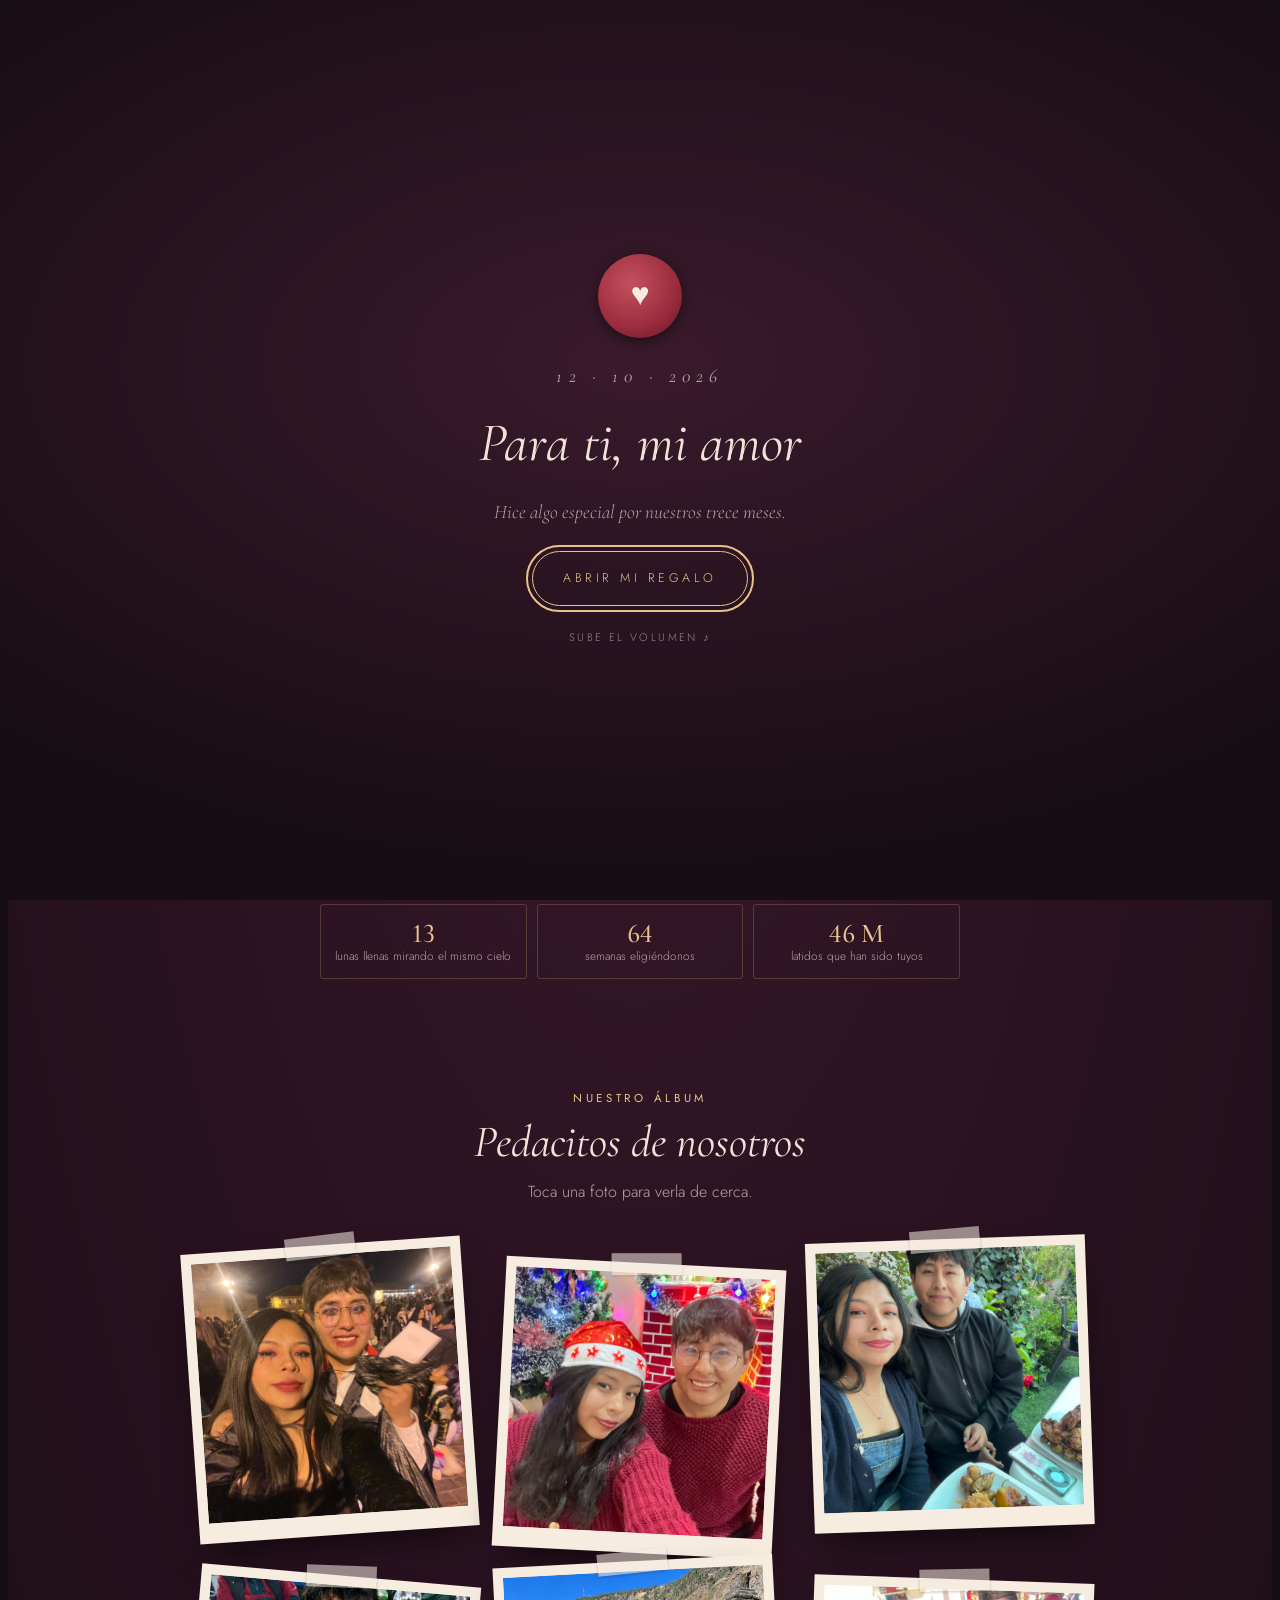
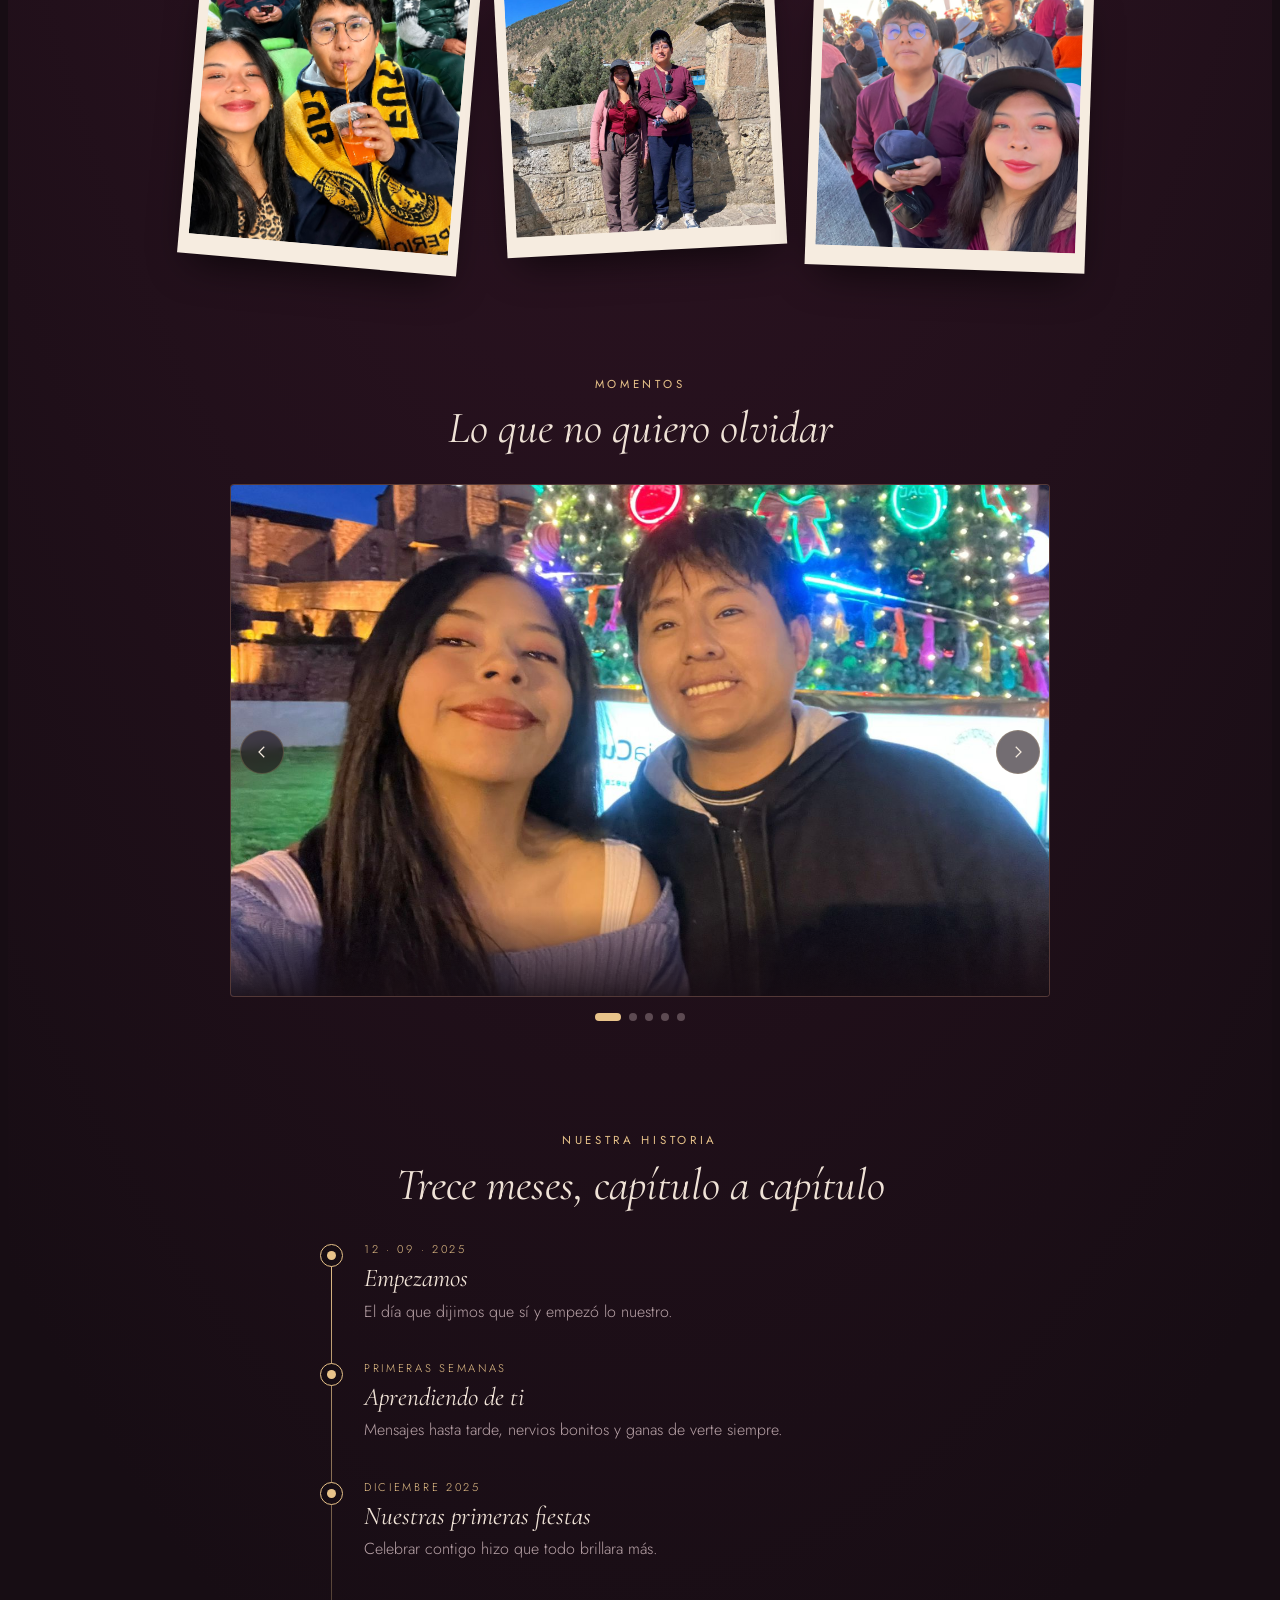
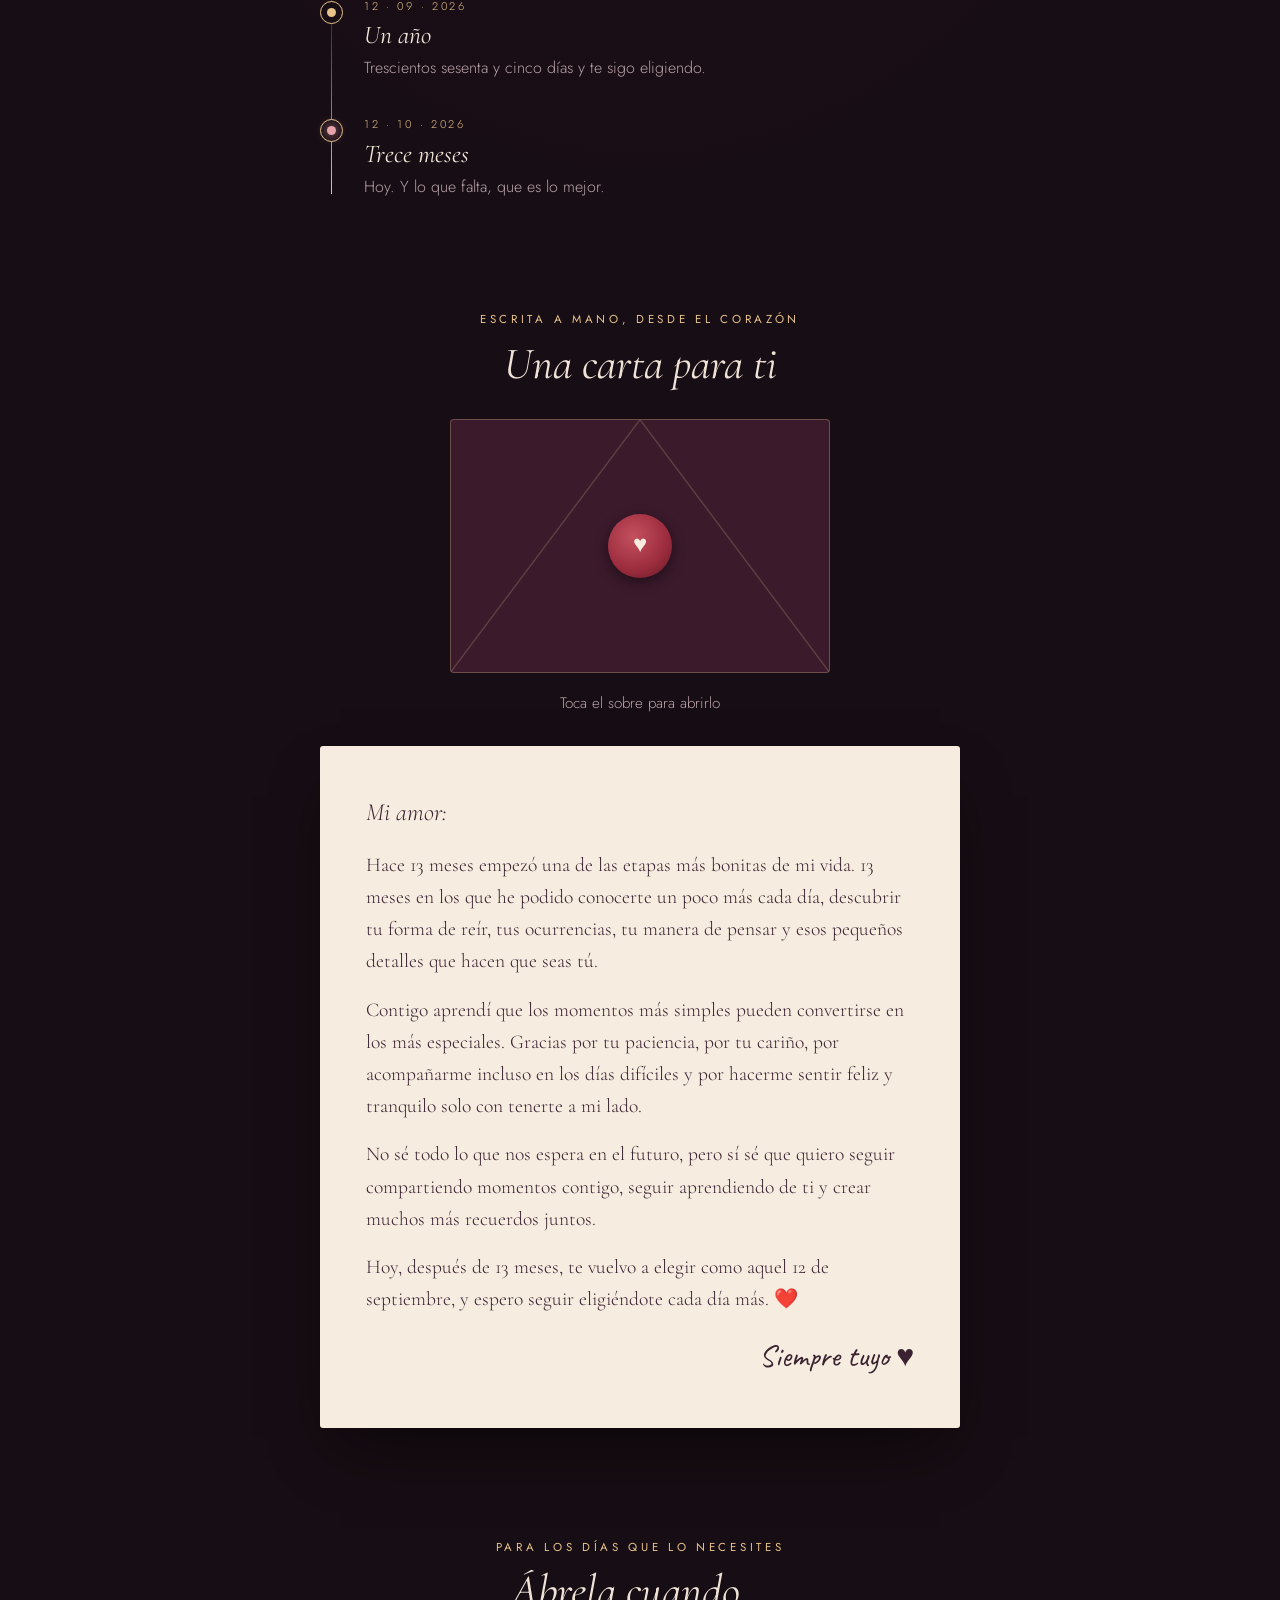
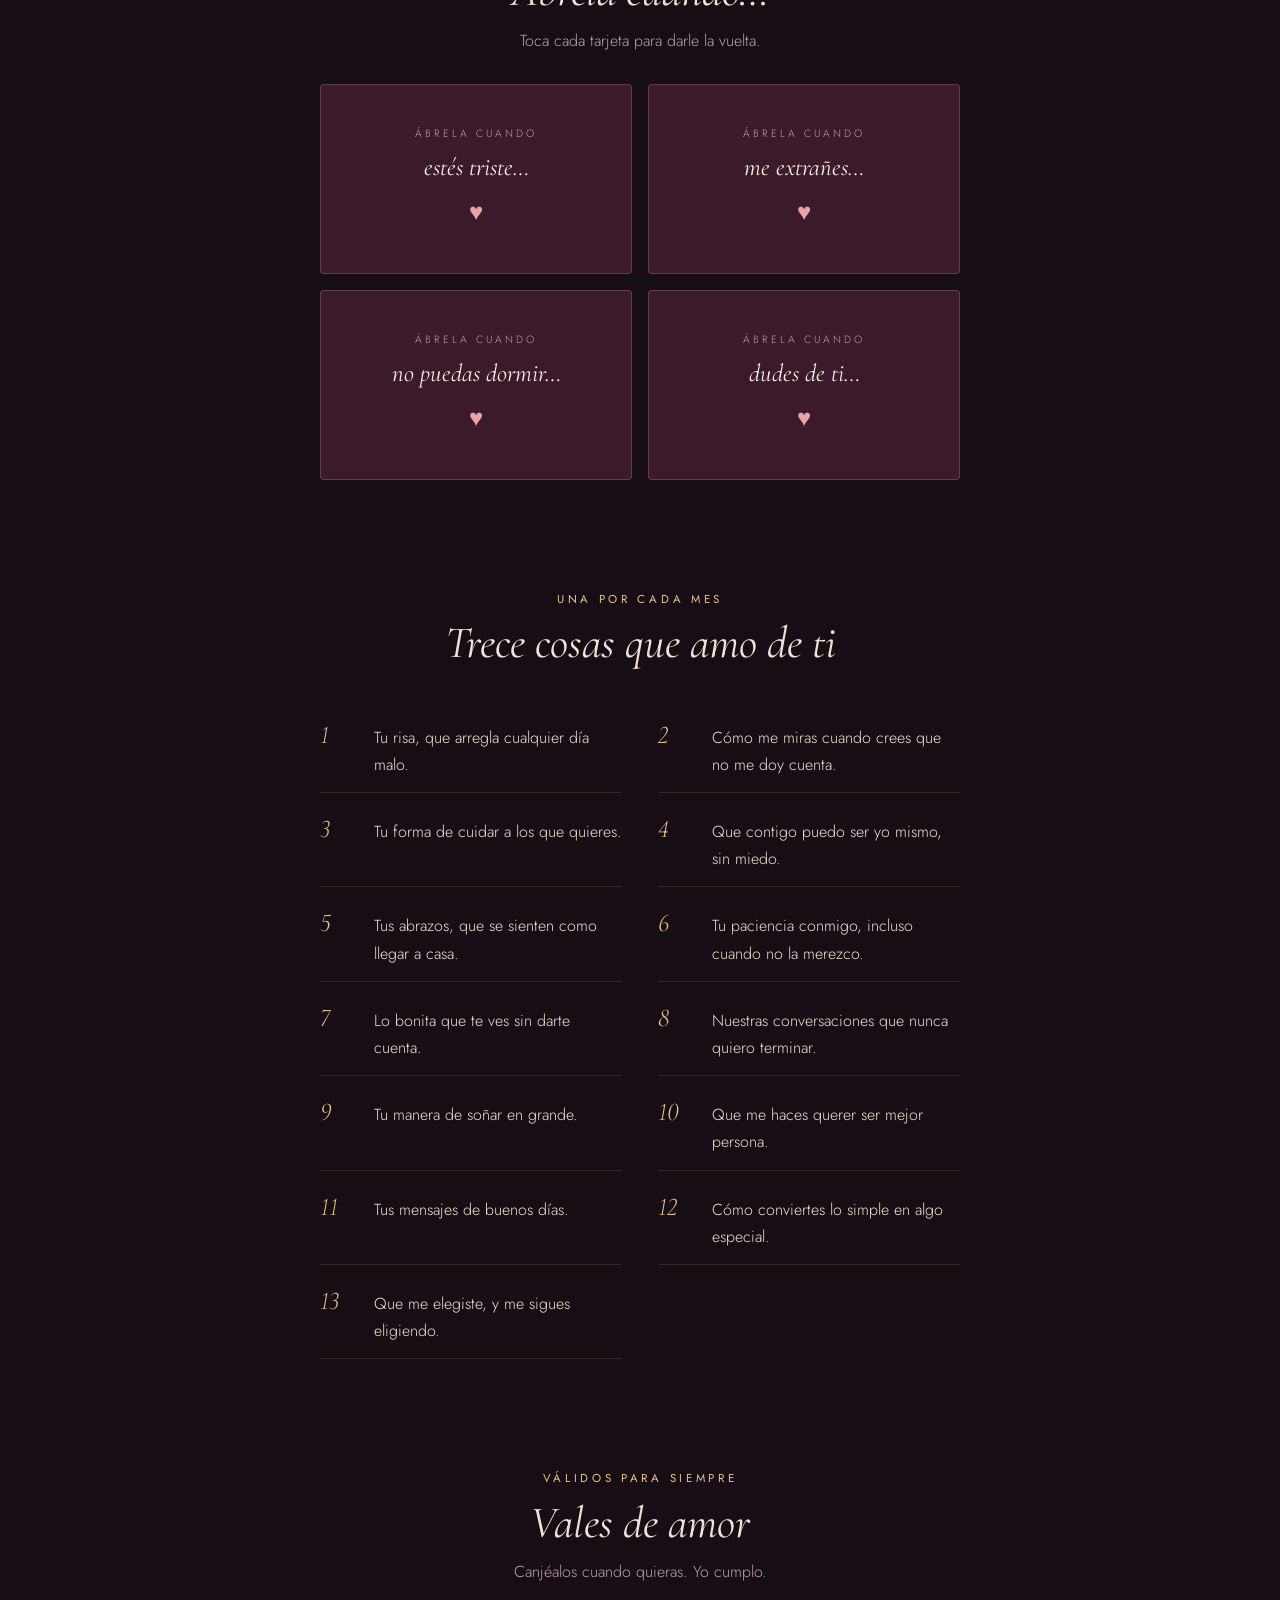
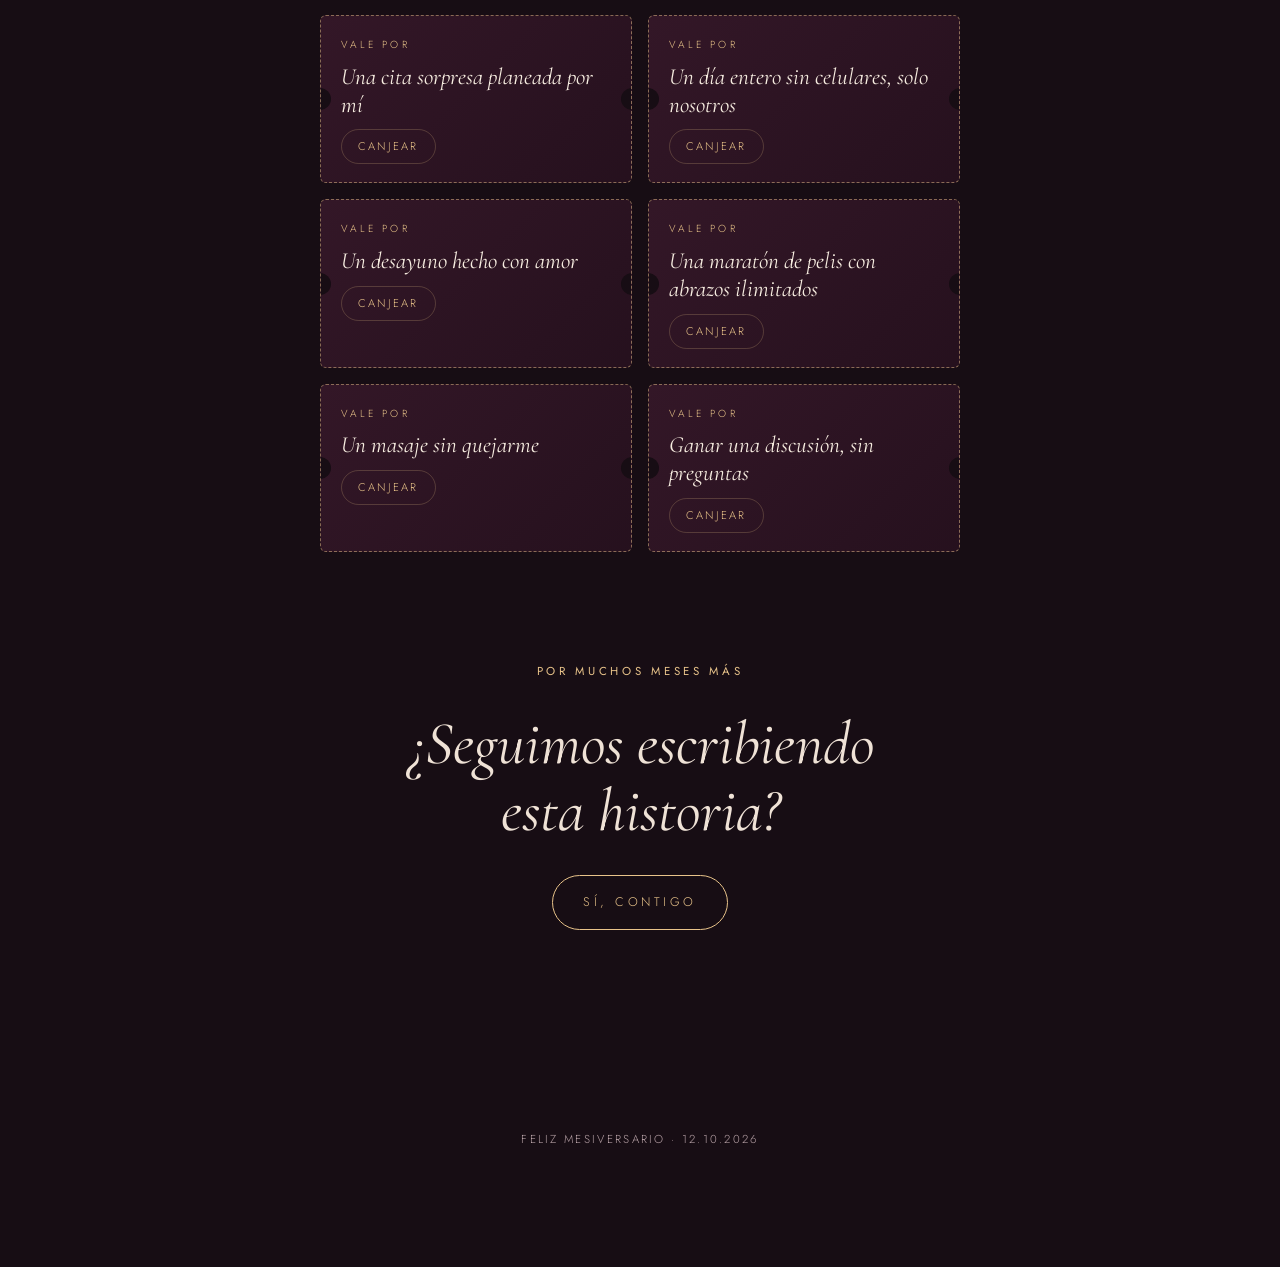
<file: aniversario13.html>
<!DOCTYPE html>
<html lang="es">
<head>
<meta charset="UTF-8">
<meta name="viewport" content="width=device-width, initial-scale=1, viewport-fit=cover">
<title>Trece Meses Contigo</title>
<link rel="preconnect" href="https://fonts.googleapis.com">
<link rel="stylesheet" href="https://fonts.googleapis.com/css2?family=Cormorant+Garamond:ital,wght@0,400;0,500;1,400;1,500&family=Jost:wght@300;400;500&family=Caveat:wght@500&display=swap">
<link rel="stylesheet" href="style1.css">
</head>
<body>

<canvas id="cielo" aria-hidden="true"></canvas>

<div class="intro" id="intro" role="dialog" aria-modal="true" aria-labelledby="intro-t">
  <div class="intro-caja">
    <span class="sello" aria-hidden="true">♥</span>
    <p class="eyebrow">12 · 10 · 2026</p>
    <h2 id="intro-t">Para ti, <span class="nombre">mi amor</span></h2>
    <p>Hice algo especial por nuestros trece meses.</p>
    <button class="btn" id="entrar" type="button">Abrir mi regalo</button>
    <small>Sube el volumen ♪</small>
  </div>
</div>

<main>
  <header class="hero">
    <p class="eyebrow anim">12 de octubre de 2026</p>
    <h1 class="anim d2">Trece meses<em>contigo</em></h1>
    <p class="fecha anim d3">Desde el 12 de septiembre de 2025, <span class="nombre">mi amor</span>.</p>
    <div class="lunas anim d4" id="lunas" aria-label="Trece meses juntos"></div>
    <a class="bajar" href="#tiempo">Desliza</a>
  </header>

  <section class="seccion angosto" id="tiempo" aria-labelledby="t-tiempo">
    <div class="cabeza"><p class="eyebrow" id="t-tiempo">El tiempo que llevamos juntos</p></div>
    <div class="contador" role="timer" aria-live="off">
      <div><b id="c-dias">395</b><small>días</small></div>
      <div><b id="c-horas">00</b><small>horas</small></div>
      <div><b id="c-min">00</b><small>minutos</small></div>
      <div><b id="c-seg">00</b><small>segundos</small></div>
    </div>
    <div class="datos">
      <div><b>13</b><small>lunas llenas mirando el mismo cielo</small></div>
      <div><b id="c-semanas">56</b><small>semanas eligiéndonos</small></div>
      <div><b id="c-latidos">41 M</b><small>latidos que han sido tuyos</small></div>
    </div>
  </section>

  <section class="seccion" aria-labelledby="t-collage">
    <div class="cabeza">
      <p class="eyebrow">Nuestro álbum</p>
      <h2 id="t-collage">Pedacitos de nosotros</h2>
      <p class="sub">Toca una foto para verla de cerca.</p>
    </div>
    <div class="collage" id="collage"></div>
  </section>

  <section class="seccion" aria-labelledby="t-slider">
    <div class="cabeza">
      <p class="eyebrow">Momentos</p>
      <h2 id="t-slider">Lo que no quiero olvidar</h2>
    </div>
    <div class="slider" id="slider">
      <div class="ventana"><div class="pista" id="pista"></div></div>
      <button class="flecha izq" id="prev" type="button" aria-label="Foto anterior"><svg viewBox="0 0 24 24" fill="none" stroke="currentColor" stroke-width="1.6"><path d="M15 5l-7 7 7 7"/></svg></button>
      <button class="flecha der" id="next" type="button" aria-label="Foto siguiente"><svg viewBox="0 0 24 24" fill="none" stroke="currentColor" stroke-width="1.6"><path d="M9 5l7 7-7 7"/></svg></button>
      <div class="puntos" id="puntos"></div>
    </div>
  </section>

  <section class="seccion angosto" aria-labelledby="t-historia">
    <div class="cabeza">
      <p class="eyebrow">Nuestra historia</p>
      <h2 id="t-historia">Trece meses, capítulo a capítulo</h2>
    </div>
    <ol class="linea-t" id="historia"></ol>
  </section>

  <section class="seccion angosto" aria-labelledby="t-carta">
    <div class="cabeza"><p class="eyebrow">Escrita a mano, desde el corazón</p><h2 id="t-carta">Una carta para ti</h2></div>
    <div class="sobre-wrap" id="sobre-wrap">
      <button class="sobre" id="sobre" type="button" aria-label="Abrir la carta"><span class="sello">♥</span></button>
      <p class="nota">Toca el sobre para abrirlo</p>
    </div>
    <article class="carta" id="carta" hidden>
      <p class="saludo">Mi amor:</p>
      <p>Hace 13 meses empezó una de las etapas más bonitas de mi vida. 13 meses en los que he podido conocerte un poco más cada día, descubrir tu forma de reír, tus ocurrencias, tu manera de pensar y esos pequeños detalles que hacen que seas tú.</p>

<p>Contigo aprendí que los momentos más simples pueden convertirse en los más especiales. Gracias por tu paciencia, por tu cariño, por acompañarme incluso en los días difíciles y por hacerme sentir feliz y tranquilo solo con tenerte a mi lado.</p>

<p>No sé todo lo que nos espera en el futuro, pero sí sé que quiero seguir compartiendo momentos contigo, seguir aprendiendo de ti y crear muchos más recuerdos juntos.</p>

<p>Hoy, después de 13 meses, te vuelvo a elegir como aquel 12 de septiembre, y espero seguir eligiéndote cada día más. ❤️</p>
      <p class="firma">Siempre tuyo ♥</p>
    </article>
  </section>

  <section class="seccion angosto" aria-labelledby="t-cuando">
    <div class="cabeza">
      <p class="eyebrow">Para los días que lo necesites</p>
      <h2 id="t-cuando">Ábrela cuando…</h2>
      <p class="sub">Toca cada tarjeta para darle la vuelta.</p>
    </div>
    <div class="cuando" id="cuando"></div>
  </section>

  <section class="seccion angosto" aria-labelledby="t-razones">
    <div class="cabeza"><p class="eyebrow">Una por cada mes</p><h2 id="t-razones">Trece cosas que amo de ti</h2></div>
    <ol class="razones" id="razones"></ol>
  </section>

  <section class="seccion angosto" aria-labelledby="t-vales">
    <div class="cabeza">
      <p class="eyebrow">Válidos para siempre</p>
      <h2 id="t-vales">Vales de amor</h2>
      <p class="sub">Canjéalos cuando quieras. Yo cumplo.</p>
    </div>
    <div class="vales" id="vales"></div>
  </section>

  <section class="seccion cierre angosto" aria-labelledby="t-cierre">
    <p class="eyebrow">Por muchos meses más</p>
    <h2 id="t-cierre">¿Seguimos escribiendo esta historia?</h2>
    <button class="btn" id="si" type="button">Sí, contigo</button>
    <p class="respuesta" id="respuesta" aria-live="polite"></p>
  </section>

  <footer>Feliz mesiversario · 12.10.2026</footer>
</main>

<button class="musica" id="musica" type="button" aria-pressed="false" aria-label="Activar cajita musical"><span class="disco"></span><span>Cajita musical</span></button>

<script src="script1.js"></script>
</body>
</html>
</file>
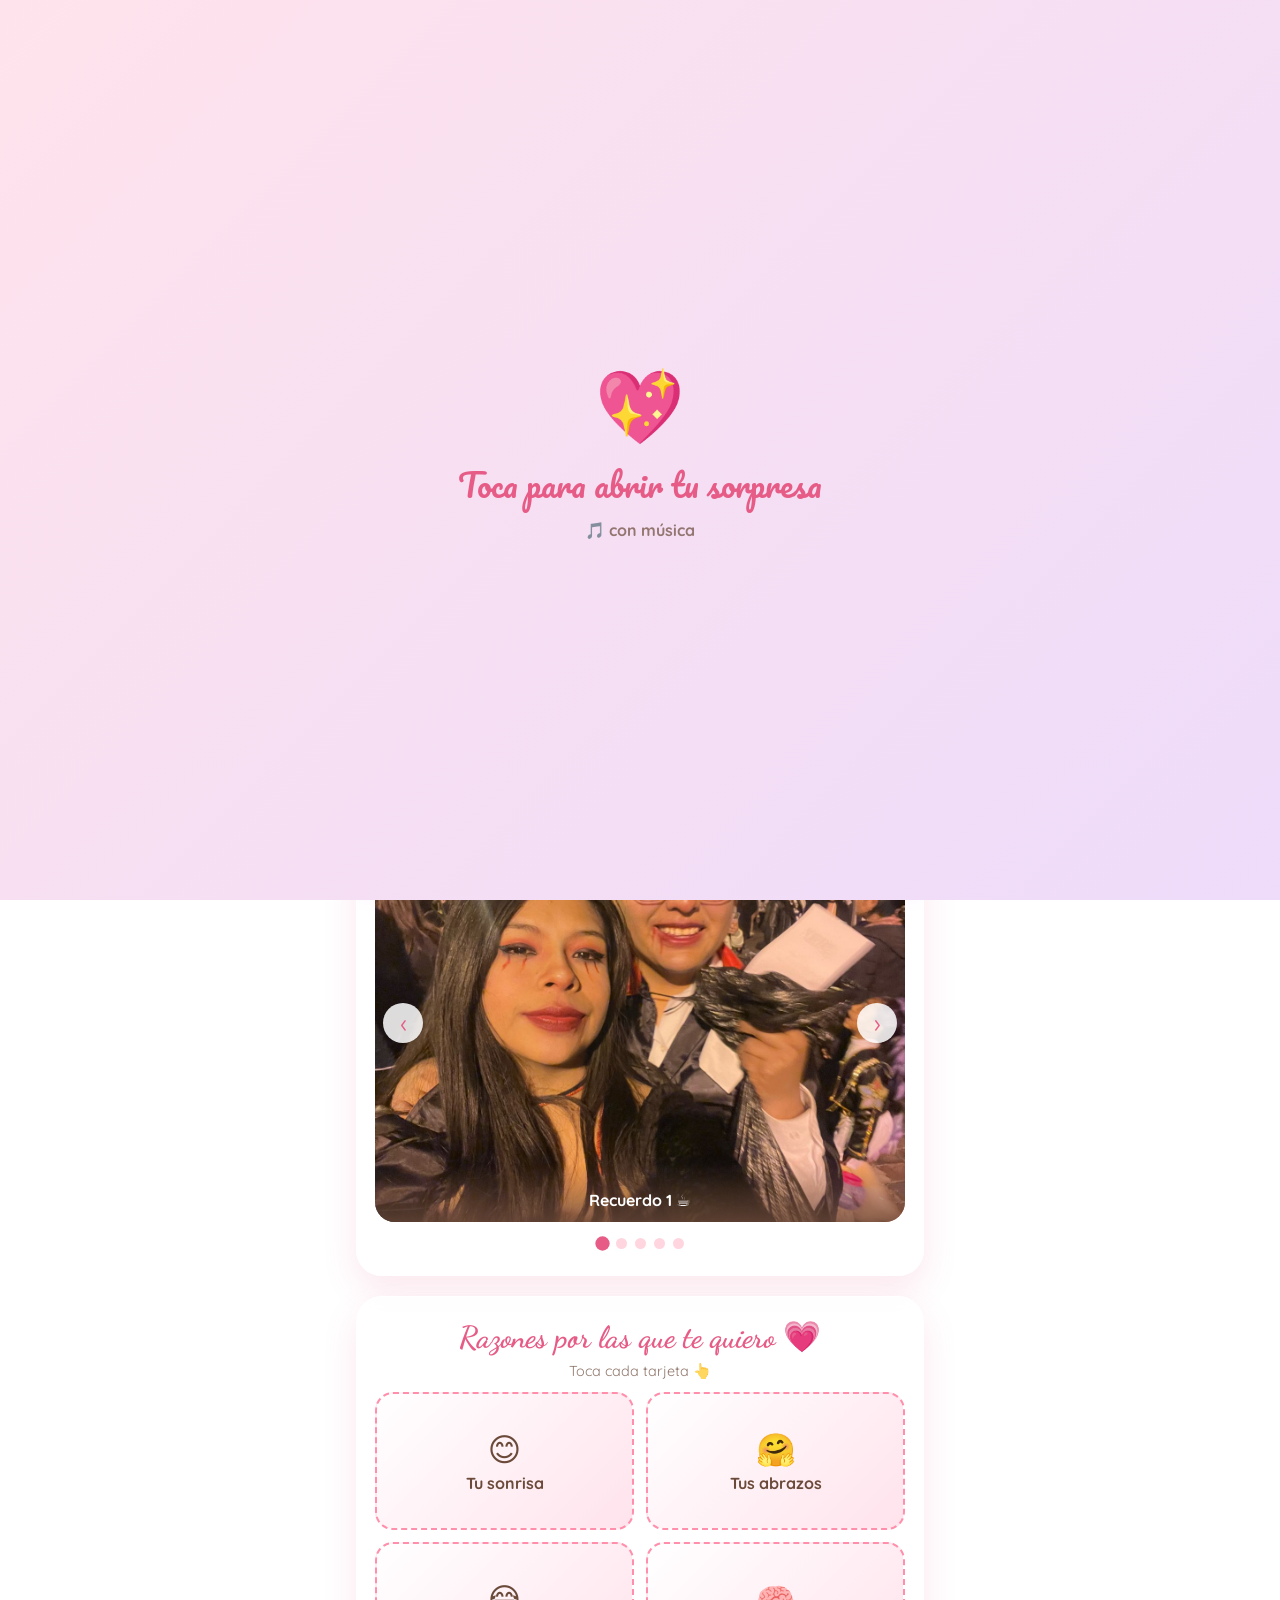
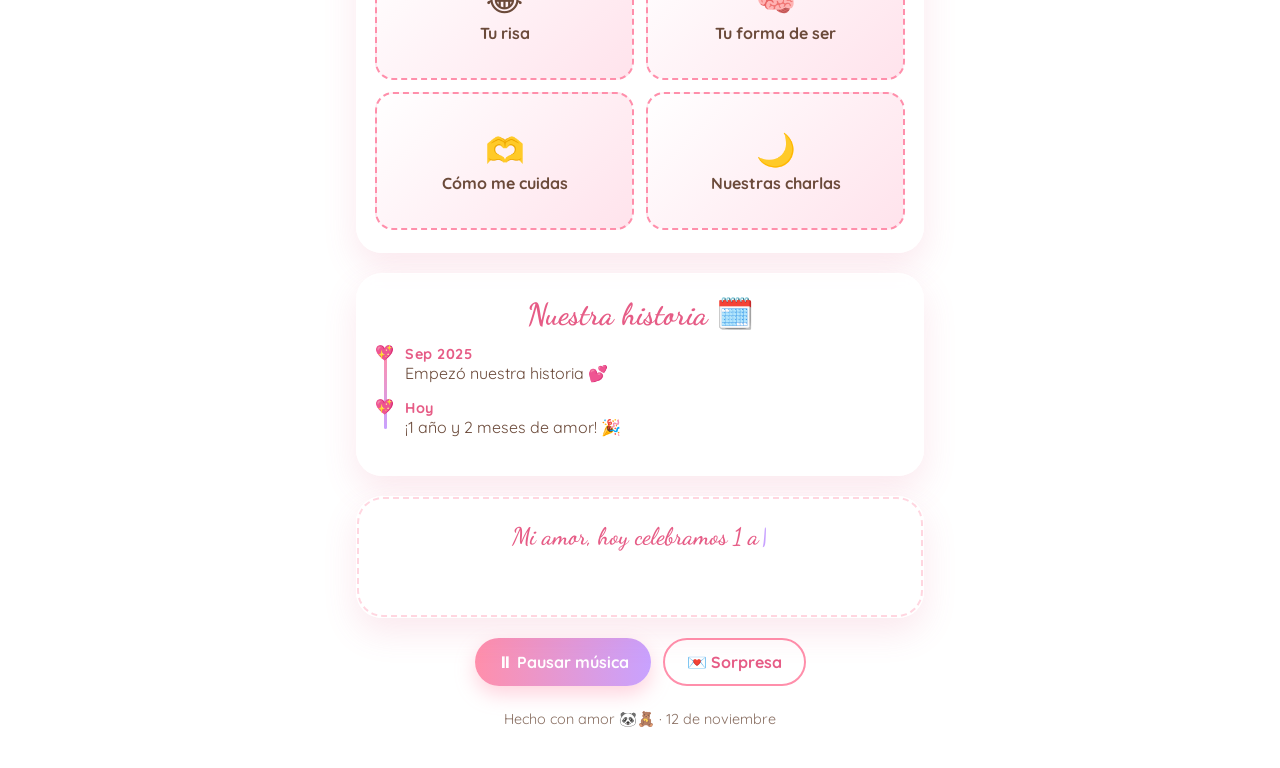
<file: aniversario14.html>
<!DOCTYPE html>
<html lang="es">
<head>
  <meta charset="UTF-8">
  <meta name="viewport" content="width=device-width, initial-scale=1.0">
  <title>Feliz Aniversario 💕</title>
  <link rel="preconnect" href="https://fonts.googleapis.com">
  <link href="https://fonts.googleapis.com/css2?family=Dancing+Script:wght@600;700&family=Pacifico&family=Quicksand:wght@500;700&display=swap" rel="stylesheet">
  <link rel="stylesheet" href="styles14.css">
</head>
<body>

  <div class="fondo-animado" aria-hidden="true"></div>
  <div class="fondo-corazones" id="fondo" aria-hidden="true"></div>
  <div class="petalos" id="petalos" aria-hidden="true"></div>

  <!-- Pantalla de entrada: un solo toque activa la música y abre la página -->
  <div class="intro" id="intro" role="button" tabindex="0" aria-label="Abrir la sorpresa">
    <div class="intro-caja">
      <p class="intro-corazon">💖</p>
      <p class="intro-texto">Toca para abrir tu sorpresa</p>
      <p class="intro-sub">🎵 con música</p>
    </div>
  </div>

  <main class="contenedor">

    <!-- ===== Portada ===== -->
    <header class="portada">
      <p class="etiqueta">💝 Un día muy especial 💝</p>
      <h1>¡Feliz aniversario, mi amor!</h1>
      <p class="subtitulo">1 año y 2 meses de amor 💞</p>

      <section class="escena" id="escena">
        <svg class="personaje panda" id="panda" viewBox="0 0 220 240" role="img" aria-label="Osito panda tomando bubble tea">
          <ellipse cx="110" cy="180" rx="72" ry="55" fill="#fff" stroke="#3a2a2a" stroke-width="4"/>
          <ellipse cx="72" cy="224" rx="18" ry="11" fill="#3a2a2a"/>
          <ellipse cx="148" cy="224" rx="18" ry="11" fill="#3a2a2a"/>
          <circle cx="58" cy="50" r="20" fill="#3a2a2a"/>
          <circle cx="162" cy="50" r="20" fill="#3a2a2a"/>
          <circle cx="110" cy="95" r="62" fill="#fff" stroke="#3a2a2a" stroke-width="4"/>
          <g class="ojos">
            <ellipse cx="82" cy="92" rx="15" ry="19" fill="#3a2a2a" transform="rotate(-15 82 92)"/>
            <ellipse cx="138" cy="92" rx="15" ry="19" fill="#3a2a2a" transform="rotate(15 138 92)"/>
            <circle cx="86" cy="89" r="5" fill="#fff"/>
            <circle cx="134" cy="89" r="5" fill="#fff"/>
          </g>
          <ellipse cx="110" cy="115" rx="7" ry="5" fill="#3a2a2a"/>
          <path d="M100 124 Q110 133 120 124" fill="none" stroke="#3a2a2a" stroke-width="3" stroke-linecap="round"/>
          <ellipse cx="70" cy="120" rx="9" ry="6" fill="#ff9fb8" opacity=".8"/>
          <ellipse cx="150" cy="120" rx="9" ry="6" fill="#ff9fb8" opacity=".8"/>
          <g class="taza">
            <rect x="132" y="150" width="46" height="60" rx="8" fill="#e9c9a0" stroke="#3a2a2a" stroke-width="3"/>
            <rect x="128" y="141" width="54" height="11" rx="4" fill="#ffb3c6" stroke="#3a2a2a" stroke-width="3"/>
            <line x1="155" y1="141" x2="166" y2="98" stroke="#5ec8ff" stroke-width="6" stroke-linecap="round"/>
            <circle cx="143" cy="198" r="4" fill="#4a2f22"/>
            <circle cx="155" cy="192" r="4" fill="#4a2f22"/>
            <circle cx="167" cy="199" r="4" fill="#4a2f22"/>
          </g>
          <ellipse cx="128" cy="180" rx="12" ry="10" fill="#fff" stroke="#3a2a2a" stroke-width="3"/>
        </svg>

        <svg class="personaje oso" id="oso" viewBox="0 0 200 220" role="img" aria-label="Osito café enamorado">
          <ellipse cx="100" cy="180" rx="68" ry="50" fill="#c98b5b" stroke="#5a3a2a" stroke-width="4"/>
          <ellipse cx="70" cy="212" rx="18" ry="11" fill="#5a3a2a"/>
          <ellipse cx="130" cy="212" rx="18" ry="11" fill="#5a3a2a"/>
          <circle cx="45" cy="60" r="20" fill="#c98b5b" stroke="#5a3a2a" stroke-width="4"/>
          <circle cx="155" cy="60" r="20" fill="#c98b5b" stroke="#5a3a2a" stroke-width="4"/>
          <circle cx="100" cy="95" r="62" fill="#c98b5b" stroke="#5a3a2a" stroke-width="4"/>
          <ellipse cx="100" cy="115" rx="28" ry="22" fill="#f3d1a8"/>
          <g class="ojos">
            <circle cx="78" cy="88" r="7" fill="#3a2a2a"/>
            <circle cx="122" cy="88" r="7" fill="#3a2a2a"/>
            <circle cx="80" cy="86" r="2.5" fill="#fff"/>
            <circle cx="124" cy="86" r="2.5" fill="#fff"/>
          </g>
          <ellipse cx="100" cy="106" rx="6" ry="4.5" fill="#3a2a2a"/>
          <path d="M92 118 Q100 126 108 118" fill="none" stroke="#3a2a2a" stroke-width="3" stroke-linecap="round"/>
          <ellipse cx="62" cy="108" rx="10" ry="7" fill="#ff7f9a" opacity=".7"/>
          <ellipse cx="138" cy="108" rx="10" ry="7" fill="#ff7f9a" opacity=".7"/>
          <ellipse cx="42" cy="182" rx="16" ry="12" fill="#c98b5b" stroke="#5a3a2a" stroke-width="4"/>
          <ellipse cx="158" cy="182" rx="16" ry="12" fill="#c98b5b" stroke="#5a3a2a" stroke-width="4"/>
          <g transform="translate(168 22)">
            <g class="latido">
              <path d="M0,-10 C-10,-25 -35,-5 0,20 C35,-5 10,-25 0,-10 Z" fill="#ff4d6d"/>
            </g>
          </g>
        </svg>
      </section>

      <button class="btn abrazo-btn" id="btn-abrazo" type="button">🤗 Dar un abrazo</button>
    </header>

    <!-- ===== Contador ===== -->
    <section class="tarjeta">
      <h2 class="titulo-seccion">Llevamos juntos ⏳</h2>
      <div class="contador-grid">
        <div class="caja"><b id="dias">0</b><span>días</span></div>
        <div class="caja"><b id="horas">00</b><span>horas</span></div>
        <div class="caja"><b id="minutos">00</b><span>min</span></div>
        <div class="caja"><b id="segundos">00</b><span>seg</span></div>
      </div>
      <p class="proximo" id="proximo"></p>
    </section>

    <!-- ===== Carrusel de fotos ===== -->
    <section class="tarjeta">
      <h2 class="titulo-seccion">Nuestros momentos 📸</h2>
      <div class="carrusel" id="carrusel">
        <div class="pista" id="pista"></div>
        <button class="flecha izq" id="prev" type="button" aria-label="Foto anterior">‹</button>
        <button class="flecha der" id="next" type="button" aria-label="Foto siguiente">›</button>
      </div>
      <div class="puntos" id="puntos"></div>
    </section>

    <!-- ===== Razones (tarjetas que giran) ===== -->
    <section class="tarjeta">
      <h2 class="titulo-seccion">Razones por las que te quiero 💗</h2>
      <p class="ayuda">Toca cada tarjeta 👆</p>
      <div class="razones" id="razones"></div>
    </section>

    <!-- ===== Línea de tiempo ===== -->
    <section class="tarjeta">
      <h2 class="titulo-seccion">Nuestra historia 🗓️</h2>
      <ol class="linea" id="linea"></ol>
    </section>

    <!-- ===== Mensaje escrito ===== -->
    <section class="tarjeta mensaje-tarjeta">
      <div class="mensaje" id="mensaje"></div>
    </section>

    <div class="controles">
      <button class="btn" id="btn-musica" type="button">🎵 Poner música</button>
      <button class="btn secundario" id="btn-sorpresa" type="button">💌 Sorpresa</button>
    </div>

    <!-- Carta oculta: se muestra con el botón Sorpresa -->
    <article class="carta" id="carta">
      <h2>Para ti 💗</h2>
      <p>Mi amor, cada día a tu lado me enseña algo nuevo sobre el amor: que se construye con detalles, con paciencia y con risas compartidas.</p>
      <p>Gracias por ser mi calma, mi mejor compañía y mi lugar seguro. Contigo, hasta lo más simple se siente especial.</p>
      <p>Que este sea solo el comienzo de muchos más aniversarios juntos. Te amo, hoy y siempre. 🐼💕🧸</p>
    </article>

    <footer class="pie-pagina">Hecho con amor 🐼🧸 · 12 de noviembre</footer>
  </main>

  <!-- Visor de fotos ampliadas -->
  <div class="lightbox" id="lightbox" role="dialog" aria-modal="true">
    <img id="lb-img" alt="Foto ampliada">
    <button class="lb-cerrar" id="lb-cerrar" type="button" aria-label="Cerrar">✕</button>
  </div>

  <!-- Tu canción: pon un archivo musica.mp3 junto a index.html (si no existe, suena una melodía generada) -->
  <audio id="musica" src="bubu.mp3" loop preload="auto"></audio>

  <script src="script14.js"></script>
</body>
</html>
</file>
<file: style1.css>
/* Layout: una carta larga a la luz de una vela sobre un cielo nocturno; secciones en una columna, con el collage y el slider abriéndose más anchos. Diseño oscuro deliberado. */
:root{
  --noche:#170d14;
  --vino:#2a1220;
  --vino-2:#3b1a2c;
  --vela:#e8c38a;
  --rosa:#e8a3a8;
  --lacre:#9b2c3d;
  --papel:#f6ece0;
  --tinta:#3a2230;
  --texto:#efe2d6;
  --tenue:#b9a3a8;
  --linea:rgba(232,195,138,.22);
  --display:"Cormorant Garamond","Garamond","Georgia",serif;
  --body:"Jost","Helvetica Neue",Arial,sans-serif;
  --mano:"Caveat","Segoe Print","Bradley Hand",cursive;
  color-scheme:dark;
}
*{box-sizing:border-box}
html{background:var(--noche);scroll-behavior:smooth}
body{background:radial-gradient(120% 60% at 50% 0%,var(--vino-2) 0%,var(--vino) 35%,var(--noche) 75%) var(--noche);color:var(--texto);font-family:var(--body);font-weight:300;font-size:16px;line-height:1.7;min-height:100vh;overflow-x:hidden}
#cielo{position:fixed;inset:0;width:100%;height:100%;pointer-events:none;z-index:0}
main{position:relative;z-index:1;max-width:980px;margin:0 auto;padding-inline:20px;padding-block:64px 110px;display:flex;flex-direction:column;gap:110px}
.angosto{max-width:640px;width:100%;margin-inline:auto}
.eyebrow{font-size:.72rem;letter-spacing:.32em;text-transform:uppercase;color:var(--vela);font-weight:400;margin:0}
h1,h2,h3{font-family:var(--display);font-weight:400;text-wrap:balance;margin:0}
h2{font-size:clamp(2rem,6vw,2.8rem);line-height:1.1;font-style:italic}
p{margin:0}
.cabeza{display:flex;flex-direction:column;align-items:center;text-align:center;gap:10px}
.cabeza .sub{color:var(--tenue);max-width:46ch}
.seccion{display:flex;flex-direction:column;gap:30px}
.nota{color:var(--tenue);font-size:.95rem;text-align:center}
.nota strong{color:var(--vela);font-weight:400}
button{font:inherit;color:inherit}
:focus-visible{outline:2px solid var(--vela);outline-offset:4px}

/* Hero */
.hero{text-align:center;display:flex;flex-direction:column;align-items:center;gap:18px;padding-top:20px}
.hero h1{font-size:clamp(3.4rem,15vw,6.8rem);line-height:.95;letter-spacing:-.01em}
.hero h1 em{display:block;color:var(--vela);font-style:italic}
.hero .fecha{font-family:var(--display);font-style:italic;font-size:1.3rem;color:var(--tenue)}
.anim{animation:subir 1.4s cubic-bezier(.2,.7,.2,1) both}
.anim.d2{animation-delay:.25s}.anim.d3{animation-delay:.5s}.anim.d4{animation-delay:.75s}
@keyframes subir{from{transform:translateY(14px);opacity:.15}to{transform:none;opacity:1}}
.lunas{display:grid;grid-template-columns:repeat(13,1fr);gap:6px;width:100%;max-width:540px;margin-top:22px}
.luna{display:flex;flex-direction:column;align-items:center;gap:6px}
.luna i{display:block;width:100%;max-width:26px;aspect-ratio:1;border-radius:50%;background:radial-gradient(circle at 35% 35%,var(--papel),var(--vela));opacity:.5}
.luna:last-child i{opacity:1;box-shadow:0 0 14px var(--vela),0 0 34px rgba(232,195,138,.45);animation:latir 2.6s ease-in-out infinite}
.luna span{font-size:.58rem;letter-spacing:.08em;text-transform:uppercase;color:var(--tenue)}
.luna:last-child span{color:var(--vela)}
@keyframes latir{50%{transform:scale(1.12)}}
.bajar{margin-top:26px;color:var(--tenue);font-size:.7rem;letter-spacing:.3em;text-transform:uppercase;text-decoration:none;display:flex;flex-direction:column;align-items:center;gap:8px}
.bajar::after{content:"";width:1px;height:38px;background:linear-gradient(var(--vela),transparent);animation:gota 2.2s ease-in-out infinite}
@keyframes gota{0%{transform:scaleY(.3);transform-origin:top}50%{transform:scaleY(1)}100%{transform:scaleY(.3);transform-origin:bottom}}

/* Contador */
.contador{display:grid;grid-template-columns:repeat(4,1fr);gap:8px;text-align:center;border-block:1px solid var(--linea);padding-block:22px}
.contador b{display:block;font-family:var(--display);font-weight:500;font-size:clamp(2rem,9vw,3.4rem);line-height:1;color:var(--papel);font-variant-numeric:tabular-nums lining-nums}
.contador small{font-size:.66rem;letter-spacing:.22em;text-transform:uppercase;color:var(--tenue)}
.datos{display:grid;grid-template-columns:repeat(3,1fr);gap:10px;text-align:center}
.datos div{padding:14px 6px;border:1px solid var(--linea);border-radius:3px}
.datos b{display:block;font-family:var(--display);font-size:1.7rem;font-weight:500;color:var(--vela);line-height:1.1;font-variant-numeric:lining-nums}
.datos small{font-size:.74rem;color:var(--tenue);line-height:1.3;display:block}

/* Collage polaroid */
.collage{display:grid;grid-template-columns:repeat(3,1fr);gap:clamp(14px,3vw,30px);padding:10px clamp(0px,2vw,20px)}
.polaroid{background:var(--papel);padding:10px 10px 0;border:0;cursor:zoom-in;box-shadow:0 18px 40px -14px rgba(0,0,0,.7);transform:rotate(var(--r,0deg)) translateY(var(--y,0));transition:transform .45s cubic-bezier(.2,.7,.2,1),box-shadow .45s;display:flex;flex-direction:column;position:relative;min-width:0}
.polaroid:hover,.polaroid:focus-visible{transform:rotate(0) scale(1.05);z-index:3;box-shadow:0 26px 60px -12px rgba(0,0,0,.8)}
.polaroid::before{content:"";position:absolute;top:-10px;left:50%;width:70px;height:22px;transform:translateX(-50%) rotate(-3deg);background:rgba(246,236,224,.55);box-shadow:0 1px 3px rgba(0,0,0,.2)}
.polaroid .marco{aspect-ratio:1;width:100%;overflow:hidden}
.polaroid figcaption{font-family:var(--mano);color:var(--tinta);font-size:clamp(1.05rem,2.6vw,1.45rem);padding:8px 4px 12px;text-align:center;line-height:1.15}
.foto{width:100%;height:100%;object-fit:cover;display:block}
.vacia{width:100%;height:100%;display:grid;place-items:center;align-content:center;gap:6px;color:rgba(246,236,224,.85);font-family:var(--display);font-style:italic;font-size:.95rem;text-align:center;padding:10px}
.vacia svg{width:28px;height:28px;opacity:.8}

/* Slider */
.slider{position:relative;width:100%;max-width:820px;margin-inline:auto}
.ventana{overflow:hidden;border-radius:4px;border:1px solid var(--linea);touch-action:pan-y;background:var(--vino)}
.pista{display:flex;transition:transform .8s cubic-bezier(.65,0,.35,1)}
.slide{flex:0 0 100%;position:relative;aspect-ratio:16/10;overflow:hidden}
.slide .medio{position:absolute;inset:0;transform:scale(1.02);transition:transform 6s ease-out}
.slide.activa .medio{transform:scale(1.1)}
.slide .pie{position:absolute;left:0;right:0;bottom:0;padding:60px clamp(16px,4vw,32px) clamp(16px,3vw,26px);background:linear-gradient(transparent,rgba(23,13,20,.88));display:flex;flex-direction:column;gap:2px}
.slide .pie b{font-family:var(--display);font-style:italic;font-weight:400;font-size:clamp(1.3rem,4vw,2rem);color:var(--papel);line-height:1.15}
.slide .pie small{font-size:.72rem;letter-spacing:.24em;text-transform:uppercase;color:var(--vela)}
.flecha{position:absolute;top:50%;transform:translateY(-50%);width:44px;height:44px;border-radius:50%;border:1px solid var(--linea);background:rgba(23,13,20,.6);backdrop-filter:blur(6px);color:var(--papel);cursor:pointer;display:grid;place-items:center;z-index:2;transition:background .3s}
.flecha:hover{background:var(--vela);color:var(--noche)}
.flecha.izq{left:10px}.flecha.der{right:10px}
.flecha svg{width:18px;height:18px}
.puntos{display:flex;justify-content:center;gap:8px;margin-top:16px;flex-wrap:wrap}
.puntos button{width:8px;height:8px;border-radius:50%;border:0;padding:0;background:var(--tenue);opacity:.4;cursor:pointer;transition:all .3s}
.puntos button[aria-current="true"]{opacity:1;background:var(--vela);width:26px;border-radius:5px}

/* Lightbox */
.luz{position:fixed;inset:0;z-index:20;background:rgba(10,5,9,.92);display:grid;place-items:center;padding:24px;animation:aparecer .35s both}
.luz figure{margin:0;max-width:min(560px,100%);width:100%;background:var(--papel);padding:14px 14px 0;transform:rotate(-1.5deg)}
.luz .marco{aspect-ratio:1;overflow:hidden}
.luz figcaption{font-family:var(--mano);color:var(--tinta);font-size:1.7rem;text-align:center;padding:10px 0 16px}
.luz .cerrar{position:absolute;top:calc(16px + env(safe-area-inset-top,0px));right:16px;background:none;border:1px solid var(--linea);border-radius:50%;width:42px;height:42px;cursor:pointer;color:var(--papel);font-size:1.3rem}
@keyframes aparecer{from{opacity:0}}

/* Línea del tiempo */
.linea-t{list-style:none;margin:0;padding:0;position:relative;display:flex;flex-direction:column;gap:34px}
.linea-t::before{content:"";position:absolute;left:11px;top:6px;bottom:6px;width:1px;background:linear-gradient(var(--vela),var(--linea) 70%,var(--vela))}
.hito{display:grid;grid-template-columns:24px 1fr;gap:20px}
.hito i{width:23px;height:23px;border-radius:50%;border:1px solid var(--vela);background:var(--noche);display:grid;place-items:center;margin-top:4px;position:relative;z-index:1}
.hito i::after{content:"";width:9px;height:9px;border-radius:50%;background:var(--vela)}
.hito:last-child i::after{background:var(--rosa);box-shadow:0 0 12px var(--rosa)}
.hito div{min-width:0;display:flex;flex-direction:column;gap:4px}
.hito small{font-size:.7rem;letter-spacing:.24em;text-transform:uppercase;color:var(--vela)}
.hito h3{font-size:1.6rem;font-style:italic;line-height:1.2}
.hito p{color:var(--tenue)}

/* Carta */
.sobre-wrap{display:flex;flex-direction:column;align-items:center;gap:18px}
.sobre{position:relative;width:min(100%,380px);aspect-ratio:3/2;background:var(--vino-2);border:1px solid rgba(232,195,138,.3);border-radius:4px;cursor:pointer;padding:0;transition:transform .4s}
.sobre:hover{transform:translateY(-4px) rotate(-1deg)}
.sobre::before{content:"";position:absolute;inset:0;background:linear-gradient(to bottom right,transparent 49.6%,rgba(232,195,138,.25) 50%,transparent 50.4%),linear-gradient(to bottom left,transparent 49.6%,rgba(232,195,138,.25) 50%,transparent 50.4%);background-size:50% 100%;background-position:left,right;background-repeat:no-repeat}
.sello{position:absolute;left:50%;top:50%;transform:translate(-50%,-50%);width:64px;height:64px;border-radius:50%;background:radial-gradient(circle at 40% 35%,#c4505e,var(--lacre) 60%,#5e1624);display:grid;place-items:center;font-family:var(--display);font-style:italic;font-size:1.5rem;color:var(--papel);box-shadow:0 4px 14px rgba(0,0,0,.45)}
.carta{background:var(--papel);color:var(--tinta);border-radius:3px;padding:clamp(26px,6vw,46px);font-family:var(--display);font-size:1.22rem;line-height:1.65;box-shadow:0 30px 60px -20px rgba(0,0,0,.6);display:flex;flex-direction:column;gap:16px;animation:abrir .9s cubic-bezier(.2,.7,.2,1) both;width:100%;background-image:repeating-linear-gradient(transparent 0 1.98rem,rgba(58,34,48,.06) 1.98rem 2rem)}
.carta .firma{font-family:var(--mano);text-align:right;font-size:1.9rem}
.carta .saludo{font-style:italic;font-size:1.55rem}
@keyframes abrir{from{transform:translateY(20px) scale(.97);opacity:.2}to{transform:none;opacity:1}}

/* Ábrela cuando */
.cuando{display:grid;grid-template-columns:repeat(2,1fr);gap:16px}
.tarjeta{perspective:1000px;border:0;padding:0;background:none;cursor:pointer;min-height:190px;text-align:center}
.giro{position:relative;width:100%;height:100%;min-height:190px;transition:transform .8s cubic-bezier(.3,.7,.2,1);transform-style:preserve-3d}
.tarjeta[aria-pressed="true"] .giro{transform:rotateY(180deg)}
.cara{position:absolute;inset:0;backface-visibility:hidden;border-radius:4px;padding:22px 18px;display:flex;flex-direction:column;align-items:center;justify-content:center;gap:10px}
.cara.frente{background:var(--vino-2);border:1px solid var(--linea)}
.cara.frente small{font-size:.66rem;letter-spacing:.28em;text-transform:uppercase;color:var(--tenue)}
.cara.frente b{font-family:var(--display);font-style:italic;font-weight:400;font-size:1.55rem;color:var(--papel);line-height:1.15}
.cara.frente span{font-size:1.5rem;color:var(--rosa)}
.cara.atras{background:var(--papel);color:var(--tinta);transform:rotateY(180deg);font-family:var(--display);font-size:1.12rem;line-height:1.45}

/* Razones */
.razones{list-style:none;margin:0;padding:0;display:grid;grid-template-columns:repeat(2,1fr);column-gap:36px}
.razon{display:grid;grid-template-columns:2.6rem 1fr;gap:12px;align-items:baseline;padding-block:14px;border-bottom:1px solid rgba(232,195,138,.14)}
.razon .n{font-family:var(--display);font-style:italic;font-size:1.6rem;color:var(--vela);font-variant-numeric:lining-nums}
.razon p{min-width:0;transition:color .3s}
.razon:hover p{color:var(--papel)}

/* Vales */
.vales{display:grid;grid-template-columns:repeat(2,1fr);gap:16px}
.vale{position:relative;border:1.5px dashed rgba(232,195,138,.5);border-radius:6px;padding:20px 20px 18px;display:flex;flex-direction:column;gap:10px;background:linear-gradient(135deg,rgba(59,26,44,.8),rgba(42,18,32,.8));overflow:hidden;min-width:0}
.vale::before,.vale::after{content:"";position:absolute;top:50%;width:22px;height:22px;border-radius:50%;background:var(--noche);transform:translateY(-50%)}
.vale::before{left:-12px}.vale::after{right:-12px}
.vale small{font-size:.64rem;letter-spacing:.3em;text-transform:uppercase;color:var(--vela)}
.vale b{font-family:var(--display);font-style:italic;font-weight:400;font-size:1.45rem;line-height:1.2;color:var(--papel)}
.vale button{align-self:flex-start;background:none;border:1px solid var(--linea);border-radius:999px;padding:7px 16px;font-size:.7rem;letter-spacing:.2em;text-transform:uppercase;color:var(--vela);cursor:pointer;transition:background .3s,color .3s}
.vale button:hover{background:var(--vela);color:var(--noche)}
.vale .estampa{position:absolute;right:14px;bottom:14px;transform:rotate(-14deg);border:2px solid var(--rosa);color:var(--rosa);font-size:.72rem;letter-spacing:.2em;text-transform:uppercase;padding:4px 10px;border-radius:3px;font-weight:500;animation:estampar .4s cubic-bezier(.3,1.6,.5,1) both}
@keyframes estampar{from{transform:rotate(-14deg) scale(2.2);opacity:0}}

/* Cierre */
.cierre{text-align:center;align-items:center}
.cierre h2{font-size:clamp(2.4rem,9vw,3.8rem)}
.btn{background:transparent;border:1px solid var(--vela);color:var(--vela);font-size:.78rem;letter-spacing:.28em;text-transform:uppercase;padding:16px 30px;border-radius:999px;cursor:pointer;transition:background .3s,color .3s}
.btn:hover{background:var(--vela);color:var(--noche)}
.respuesta{font-family:var(--display);font-style:italic;font-size:1.55rem;color:var(--rosa);min-height:2.4em}
footer{text-align:center;font-size:.72rem;letter-spacing:.2em;text-transform:uppercase;color:var(--tenue)}

/* Música */
.musica{position:fixed;right:16px;bottom:calc(16px + env(safe-area-inset-bottom,0px));z-index:10;display:flex;align-items:center;gap:10px;background:rgba(23,13,20,.75);backdrop-filter:blur(8px);border:1px solid var(--linea);border-radius:999px;padding:8px 16px 8px 8px;cursor:pointer;font-size:.7rem;letter-spacing:.18em;text-transform:uppercase;color:var(--texto)}
.musica .disco{width:30px;height:30px;border-radius:50%;background:radial-gradient(circle,var(--vela) 0 3px,var(--noche) 4px 6px,var(--vino-2) 7px);border:1px solid var(--vela)}
.musica[aria-pressed="true"] .disco{animation:girar 3s linear infinite}
@keyframes girar{to{transform:rotate(360deg)}}

/* Bienvenida */
.intro{position:fixed;inset:0;z-index:30;display:grid;place-items:center;padding:24px;text-align:center;background:radial-gradient(90% 70% at 50% 40%,var(--vino-2),var(--noche) 80%);transition:opacity 1.2s ease,visibility 1.2s}
.intro.fuera{opacity:0;visibility:hidden}
.intro-caja{display:flex;flex-direction:column;align-items:center;gap:22px;max-width:420px}
.intro .sello{position:static;transform:none;width:84px;height:84px;font-size:2rem;animation:latir 2.6s ease-in-out infinite}
.intro h2{font-size:clamp(2.4rem,10vw,3.4rem)}
.intro p{color:var(--tenue);font-family:var(--display);font-style:italic;font-size:1.2rem}
.intro small{font-size:.68rem;letter-spacing:.22em;text-transform:uppercase;color:var(--tenue);opacity:.8}
body.cerrado{overflow:hidden}

.petalo{position:fixed;top:-30px;z-index:15;pointer-events:none;width:14px;height:18px;border-radius:80% 0 80% 0;background:var(--rosa);opacity:.85;animation:caer linear forwards}
@keyframes caer{to{transform:translate(var(--dx),110vh) rotate(var(--rot));opacity:.2}}
.corazon{position:fixed;z-index:16;pointer-events:none;color:var(--rosa);font-size:var(--s,16px);animation:flotar 1.2s ease-out forwards}
@keyframes flotar{to{transform:translate(var(--dx),-90px) scale(.4);opacity:0}}

@media (max-width:680px){
  .collage{grid-template-columns:repeat(2,1fr)}
  .razones{grid-template-columns:1fr}
}
@media (max-width:520px){
  .cuando,.vales{grid-template-columns:1fr}
  .datos{grid-template-columns:1fr}
  .lunas{gap:3px}.luna span{font-size:.5rem}
  .contador{gap:4px}.contador small{font-size:.56rem;letter-spacing:.12em}
  .flecha{width:36px;height:36px}
  .slide{aspect-ratio:4/5}
  .musica span:last-child{display:none}.musica{padding:8px}
}
@media (prefers-reduced-motion:reduce){*{animation:none!important;transition:none!important}}
</file>
<file: styles14.css>
:root {
  --rosa: #ff8fab;
  --rosa-fuerte: #e65c86;
  --rosa-suave: #ffd6e0;
  --morado: #c8a2ff;
  --dorado: #ffd166;
  --cafe: #6b4a3a;
}

* { box-sizing: border-box; margin: 0; padding: 0; }

body {
  min-height: 100vh;
  font-family: "Quicksand", system-ui, sans-serif;
  color: var(--cafe);
  overflow-x: hidden;
  display: flex;
  justify-content: center;
}

button { font: inherit; }

/* ===== Fondos animados ===== */
.fondo-animado {
  position: fixed;
  inset: 0;
  z-index: -2;
  background: linear-gradient(-45deg, #ffd6e0, #fff0f5, #e8d9ff, #ffe3ec);
  background-size: 400% 400%;
  animation: degradado 14s ease infinite;
}

@keyframes degradado {
  0% { background-position: 0% 50%; }
  50% { background-position: 100% 50%; }
  100% { background-position: 0% 50%; }
}

.fondo-corazones, .petalos {
  position: fixed;
  inset: 0;
  z-index: -1;
  pointer-events: none;
  overflow: hidden;
}

.corazon, .petalo {
  position: absolute;
  bottom: -40px;
  opacity: 0;
  animation-name: subir;
  animation-timing-function: linear;
  animation-fill-mode: forwards;
  user-select: none;
}

.corazon { color: #ff6f91; }

.petalos .petalo {
  top: -40px;
  bottom: auto;
  animation-name: caer;
}

@keyframes subir {
  0% { transform: translateY(0) rotate(0deg); opacity: 0; }
  10% { opacity: 0.9; }
  100% { transform: translateY(-110vh) rotate(360deg); opacity: 0; }
}

@keyframes caer {
  0% { transform: translate(0, 0) rotate(0deg); opacity: 0; }
  10% { opacity: 0.9; }
  50% { transform: translate(40px, 50vh) rotate(360deg); }
  100% { transform: translate(-30px, 110vh) rotate(720deg); opacity: 0.6; }
}

/* ===== Pantalla de entrada ===== */
.intro {
  position: fixed;
  inset: 0;
  z-index: 200;
  display: flex;
  align-items: center;
  justify-content: center;
  background: linear-gradient(-45deg, #ffd6e0, #fff0f5, #e8d9ff, #ffe3ec);
  background-size: 400% 400%;
  animation: degradado 10s ease infinite;
  cursor: pointer;
  transition: opacity 0.9s ease, visibility 0.9s;
}

.intro.oculto {
  opacity: 0;
  visibility: hidden;
}

.intro-caja {
  text-align: center;
  padding: 20px;
}

.intro-corazon {
  font-size: 4.5rem;
  animation: latir 1.2s ease-in-out infinite;
}

.intro-texto {
  font-family: "Pacifico", cursive;
  font-size: clamp(1.4rem, 5vw, 2rem);
  color: #e65c86;
  margin-top: 6px;
}

.intro-sub {
  margin-top: 8px;
  font-weight: 700;
  opacity: 0.7;
}

/* ===== Destellos del cursor ===== */
.destello {
  position: fixed;
  z-index: 50;
  pointer-events: none;
  font-size: 14px;
  animation: destello 0.9s ease-out forwards;
}

@keyframes destello {
  to { opacity: 0; transform: translate(var(--dx), var(--dy)) scale(0.3) rotate(120deg); }
}

/* ===== Explosión de corazones ===== */
.burst {
  position: fixed;
  z-index: 60;
  pointer-events: none;
  color: #ff4d6d;
  font-size: 22px;
  animation: explotar 1s ease-out forwards;
}

@keyframes explotar {
  0% { transform: translate(0, 0) scale(0.4); opacity: 1; }
  100% { transform: translate(var(--dx), var(--dy)) scale(1.1); opacity: 0; }
}

/* ===== Contenedor ===== */
.contenedor {
  position: relative;
  z-index: 1;
  width: min(94vw, 580px);
  padding: 30px 6px 40px;
  text-align: center;
}

.portada { margin-bottom: 22px; }

.etiqueta {
  font-weight: 700;
  letter-spacing: 1px;
  font-size: 0.95rem;
  color: var(--rosa-fuerte);
  margin-bottom: 4px;
}

h1 {
  font-family: "Pacifico", cursive;
  font-weight: 400;
  font-size: clamp(2rem, 6.5vw, 3.1rem);
  line-height: 1.2;
  color: var(--rosa-fuerte);
  text-shadow: 0 3px 0 rgba(255, 255, 255, 0.8);
}

.subtitulo {
  font-size: 1.15rem;
  font-weight: 700;
  margin: 6px 0 10px;
}

/* ===== Tarjetas (efecto cristal) ===== */
.tarjeta {
  background: rgba(255, 255, 255, 0.72);
  backdrop-filter: blur(8px);
  -webkit-backdrop-filter: blur(8px);
  border: 1px solid rgba(255, 255, 255, 0.9);
  border-radius: 26px;
  padding: 22px 18px;
  margin-bottom: 20px;
  box-shadow: 0 14px 34px rgba(230, 92, 134, 0.14);
}

.titulo-seccion {
  font-family: "Dancing Script", cursive;
  font-size: 1.9rem;
  color: var(--rosa-fuerte);
  margin-bottom: 12px;
}

.ayuda {
  font-size: 0.9rem;
  opacity: 0.75;
  margin: -6px 0 12px;
}

/* ===== Osos ===== */
.escena {
  display: flex;
  justify-content: center;
  align-items: flex-end;
  min-height: 230px;
  margin: 6px 0 14px;
}

.personaje {
  width: min(42vw, 200px);
  height: auto;
  cursor: pointer;
  overflow: visible;
  transition: margin 0.9s ease, filter 0.2s;
}

.personaje:hover { filter: drop-shadow(0 6px 10px rgba(230, 92, 134, 0.25)); }

.panda, .oso {
  animation: bob 2.6s ease-in-out infinite;
}

.oso { animation-delay: 0.9s; }

/* Al dar un abrazo se acercan */
.escena.abrazo .panda { margin-right: -34px; }
.escena.abrazo .oso { margin-left: -34px; }

@keyframes bob {
  0%, 100% { transform: translateY(0); }
  50% { transform: translateY(-12px); }
}

.ojos {
  transform-box: fill-box;
  transform-origin: center;
  animation: parpadeo 4s infinite;
}

@keyframes parpadeo {
  0%, 94%, 100% { transform: scaleY(1); }
  97% { transform: scaleY(0.1); }
}

.taza {
  transform-box: fill-box;
  transform-origin: 50% 100%;
  animation: sorbo 5s ease-in-out infinite;
}

@keyframes sorbo {
  0%, 55%, 100% { transform: rotate(0deg) translate(0, 0); }
  65%, 80% { transform: rotate(-16deg) translate(-6px, -10px); }
  90% { transform: rotate(0deg) translate(0, 0); }
}

.latido {
  transform-box: fill-box;
  transform-origin: center;
  animation: latir 1.2s ease-in-out infinite;
}

@keyframes latir {
  0%, 100% { transform: scale(1); }
  50% { transform: scale(1.25); }
}

.abrazo-btn { margin-top: 4px; }

/* ===== Contador ===== */
.contador-grid {
  display: grid;
  grid-template-columns: repeat(4, 1fr);
  gap: 8px;
}

.caja {
  background: linear-gradient(160deg, #ffe3ec, #f1e4ff);
  border-radius: 18px;
  padding: 12px 4px;
  box-shadow: inset 0 -3px 0 rgba(230, 92, 134, 0.12);
}

.caja b {
  display: block;
  font-size: 1.7rem;
  color: var(--rosa-fuerte);
  font-variant-numeric: tabular-nums;
}

.caja span {
  font-size: 0.72rem;
  text-transform: uppercase;
  letter-spacing: 1px;
}

.proximo {
  margin-top: 14px;
  font-weight: 700;
  color: var(--rosa-fuerte);
}

/* ===== Carrusel ===== */
.carrusel {
  position: relative;
  overflow: hidden;
  border-radius: 20px;
  aspect-ratio: 4 / 3;
  background: var(--rosa-suave);
  touch-action: pan-y;
}

.pista {
  display: flex;
  height: 100%;
  transition: transform 0.6s cubic-bezier(0.22, 0.61, 0.36, 1);
}

.slide {
  position: relative;
  min-width: 100%;
  height: 100%;
}

.slide img {
  width: 100%;
  height: 100%;
  object-fit: cover;
  cursor: zoom-in;
  display: block;
}

.slide .pie {
  position: absolute;
  left: 0;
  right: 0;
  bottom: 0;
  padding: 26px 14px 12px;
  color: #fff;
  font-weight: 700;
  background: linear-gradient(transparent, rgba(107, 74, 58, 0.8));
}

.placeholder {
  width: 100%;
  height: 100%;
  display: flex;
  flex-direction: column;
  align-items: center;
  justify-content: center;
  gap: 6px;
  color: #fff;
  font-size: 2.4rem;
  background: linear-gradient(135deg, #ffb3c6, #c8a2ff);
  padding: 16px;
}

.placeholder p { font-size: 0.9rem; line-height: 1.4; }

.flecha {
  position: absolute;
  top: 50%;
  transform: translateY(-50%);
  width: 40px;
  height: 40px;
  border-radius: 50%;
  border: none;
  background: rgba(255, 255, 255, 0.85);
  color: var(--rosa-fuerte);
  font-size: 1.6rem;
  line-height: 1;
  cursor: pointer;
  box-shadow: 0 4px 12px rgba(0, 0, 0, 0.12);
  transition: transform 0.15s;
}

.flecha:hover { transform: translateY(-50%) scale(1.1); }
.flecha.izq { left: 8px; }
.flecha.der { right: 8px; }

.puntos {
  display: flex;
  justify-content: center;
  flex-wrap: wrap;
  margin-top: 12px;
}

.punto {
  width: 11px;
  height: 11px;
  margin: 4px;
  border: none;
  border-radius: 50%;
  background: var(--rosa-suave);
  cursor: pointer;
  transition: transform 0.2s, background 0.2s;
}

.punto.activo {
  background: var(--rosa-fuerte);
  transform: scale(1.3);
}

/* Visor ampliado */
.lightbox {
  position: fixed;
  inset: 0;
  z-index: 100;
  display: none;
  align-items: center;
  justify-content: center;
  padding: 20px;
  background: rgba(40, 20, 30, 0.85);
}

.lightbox.abierto { display: flex; animation: aparecer 0.3s ease; }

.lightbox img {
  max-width: 100%;
  max-height: 86vh;
  border-radius: 16px;
}

.lb-cerrar {
  position: absolute;
  top: 16px;
  right: 16px;
  width: 42px;
  height: 42px;
  border: none;
  border-radius: 50%;
  background: #fff;
  color: var(--rosa-fuerte);
  font-size: 1.1rem;
  cursor: pointer;
}

/* ===== Razones (flip) ===== */
.razones {
  display: grid;
  grid-template-columns: repeat(2, 1fr);
  gap: 12px;
}

.razon {
  height: 138px;
  perspective: 900px;
  border: none;
  background: none;
  cursor: pointer;
  padding: 0;
}

.razon-inner {
  position: relative;
  width: 100%;
  height: 100%;
  transition: transform 0.7s;
  transform-style: preserve-3d;
}

.razon.girada .razon-inner { transform: rotateY(180deg); }

.cara {
  position: absolute;
  inset: 0;
  display: flex;
  flex-direction: column;
  align-items: center;
  justify-content: center;
  padding: 12px;
  border-radius: 18px;
  backface-visibility: hidden;
  -webkit-backface-visibility: hidden;
}

.frente {
  background: linear-gradient(135deg, #fff, #ffe3ec);
  border: 2px dashed var(--rosa);
  color: var(--cafe);
  font-weight: 700;
}

.icono { font-size: 2rem; margin-bottom: 4px; }

.dorso {
  transform: rotateY(180deg);
  background: linear-gradient(135deg, var(--rosa), var(--morado));
  color: #fff;
  font-size: 0.92rem;
  line-height: 1.4;
}

/* ===== Línea de tiempo ===== */
.linea {
  list-style: none;
  text-align: left;
  position: relative;
  padding-left: 30px;
}

.linea::before {
  content: "";
  position: absolute;
  left: 9px;
  top: 8px;
  bottom: 8px;
  width: 3px;
  border-radius: 3px;
  background: linear-gradient(var(--rosa), var(--morado));
}

.hito {
  position: relative;
  margin-bottom: 16px;
}

.hito::before {
  content: "💖";
  position: absolute;
  left: -30px;
  top: -2px;
  font-size: 0.95rem;
}

.hito b {
  display: block;
  color: var(--rosa-fuerte);
  font-size: 0.9rem;
  letter-spacing: 0.5px;
}

/* ===== Mensaje ===== */
.mensaje-tarjeta { padding: 0; }

.mensaje {
  min-height: 120px;
  padding: 20px;
  font-family: "Dancing Script", cursive;
  font-size: 1.5rem;
  line-height: 1.5;
  font-weight: 600;
  color: var(--rosa-fuerte);
  border: 2px dashed var(--rosa-suave);
  border-radius: 26px;
  background: #fff;
}

.mensaje.escribiendo::after {
  content: "|";
  margin-left: 2px;
  color: var(--morado);
  animation: parpadeoCursor 0.8s steps(1) infinite;
}

@keyframes parpadeoCursor { 50% { opacity: 0; } }

/* ===== Botones ===== */
.controles {
  display: flex;
  gap: 12px;
  justify-content: center;
  flex-wrap: wrap;
  margin: 6px 0 4px;
}

.btn {
  font-weight: 700;
  border: none;
  border-radius: 999px;
  padding: 12px 22px;
  color: #fff;
  background: linear-gradient(90deg, var(--rosa), var(--morado));
  box-shadow: 0 8px 20px rgba(255, 143, 171, 0.4);
  cursor: pointer;
  transition: transform 0.15s, box-shadow 0.15s;
}

.btn:hover { transform: translateY(-2px); box-shadow: 0 12px 24px rgba(255, 143, 171, 0.5); }
.btn:active { transform: scale(0.96); }

.btn.secundario {
  background: #fff;
  color: var(--rosa-fuerte);
  border: 2px solid var(--rosa);
  box-shadow: none;
}

/* ===== Carta sorpresa ===== */
.carta {
  display: none;
  margin-top: 22px;
  padding: 24px 20px;
  text-align: left;
  line-height: 1.7;
  background: #fff;
  border-radius: 24px;
  box-shadow: 0 14px 34px rgba(230, 92, 134, 0.15);
  position: relative;
}

.carta.visible {
  display: block;
  animation: aparecer 0.8s ease;
}

.carta h2 {
  font-family: "Pacifico", cursive;
  font-weight: 400;
  font-size: 1.7rem;
  color: var(--rosa-fuerte);
  text-align: center;
  margin-bottom: 10px;
}

.carta p + p { margin-top: 10px; }

.pie-pagina {
  margin-top: 24px;
  font-size: 0.9rem;
  opacity: 0.8;
}

@keyframes aparecer {
  from { opacity: 0; transform: translateY(20px); }
  to { opacity: 1; transform: none; }
}

/* ===== Móviles ===== */
@media (max-width: 420px) {
  .contador-grid { grid-template-columns: repeat(2, 1fr); }
  .escena { min-height: 200px; }
  .razones { gap: 10px; }
  .razon { height: 128px; }
  .titulo-seccion { font-size: 1.6rem; }
}

@media (prefers-reduced-motion: reduce) {
  .panda, .oso, .ojos, .taza, .latido, .fondo-animado { animation: none; }
}
</file>
